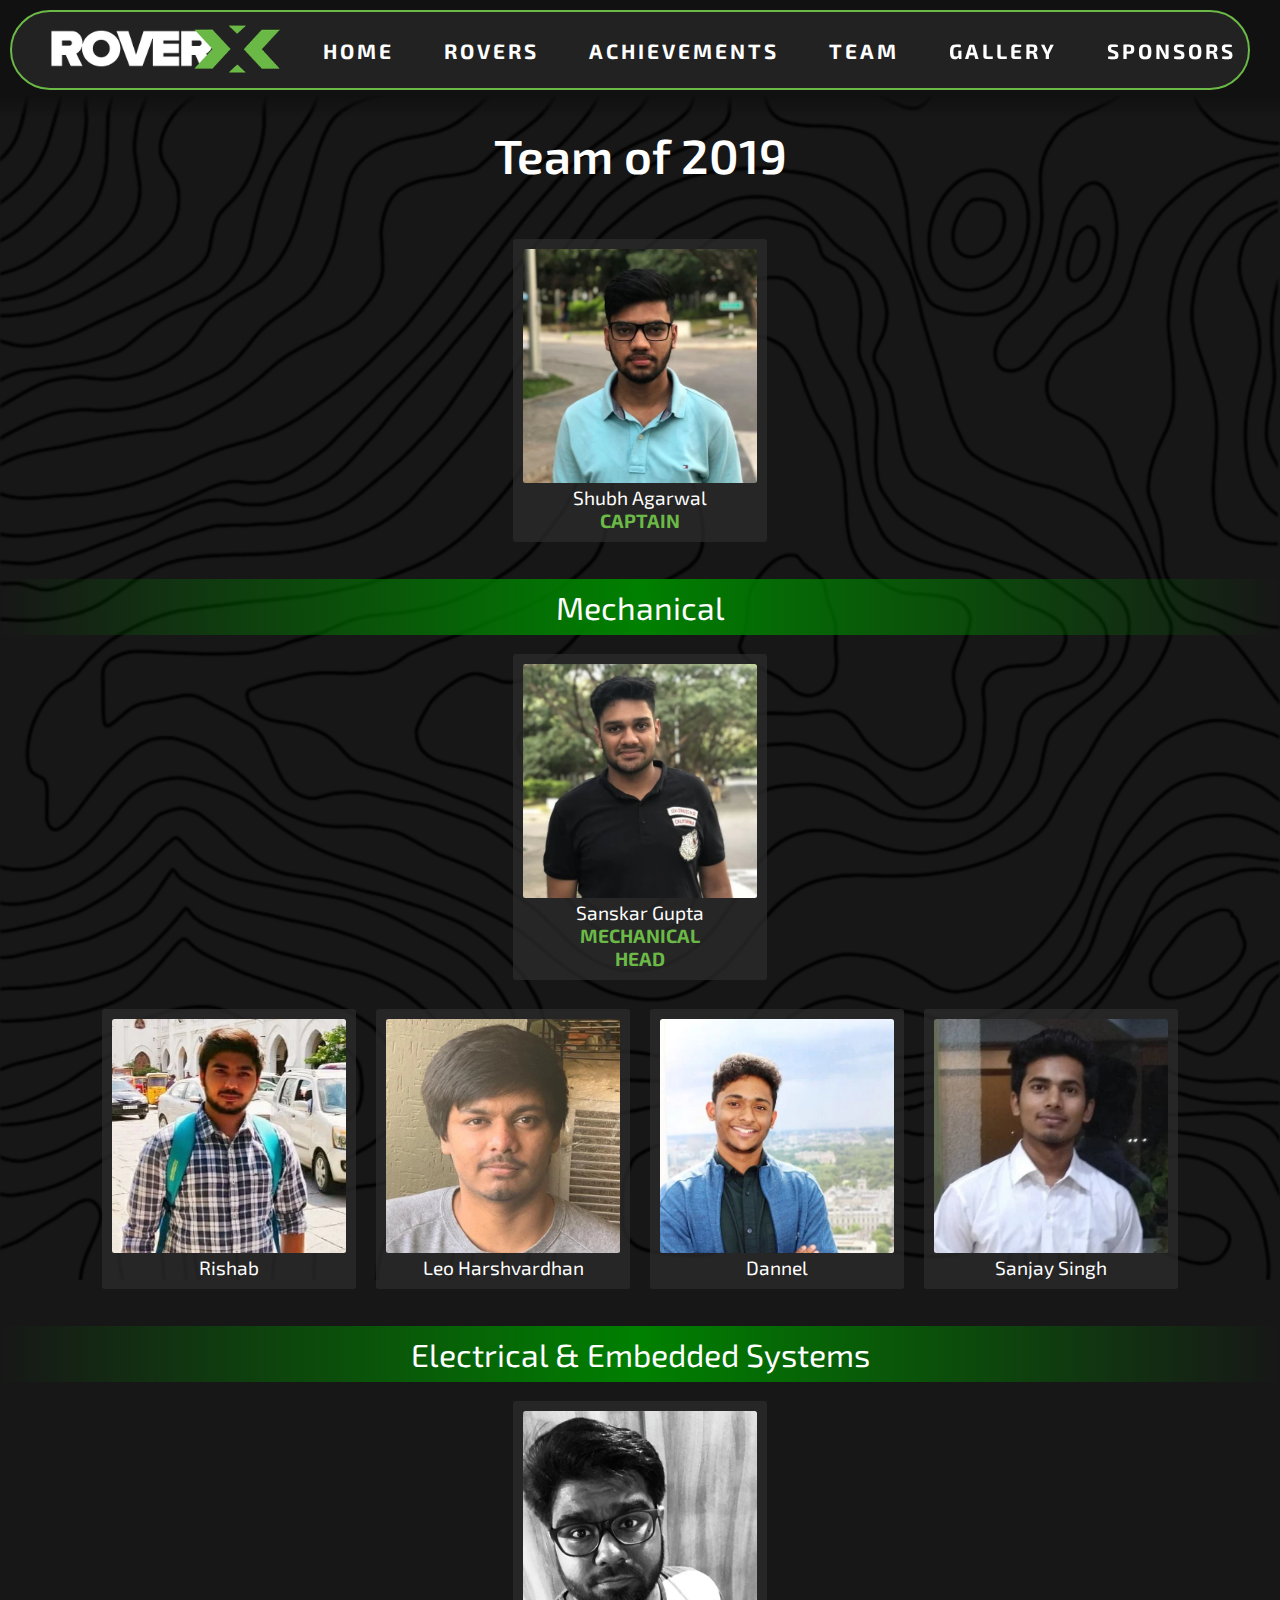
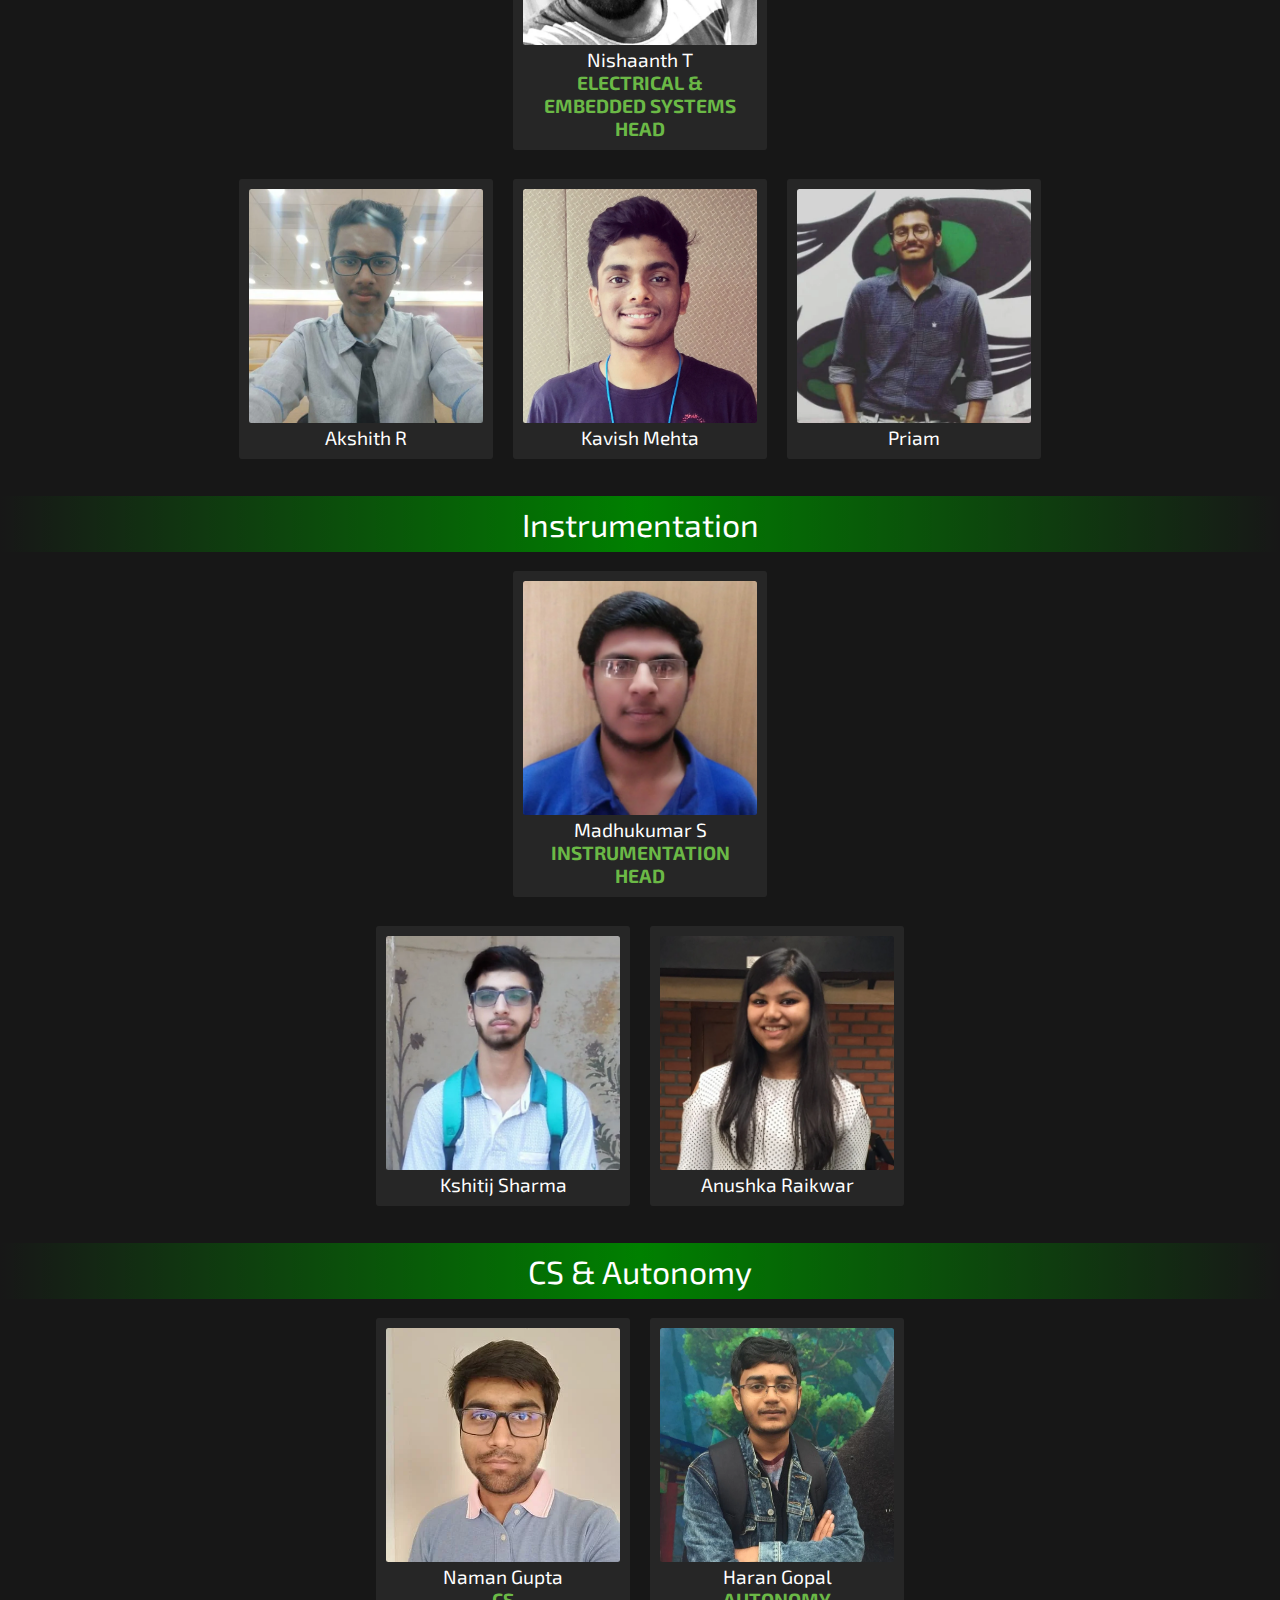
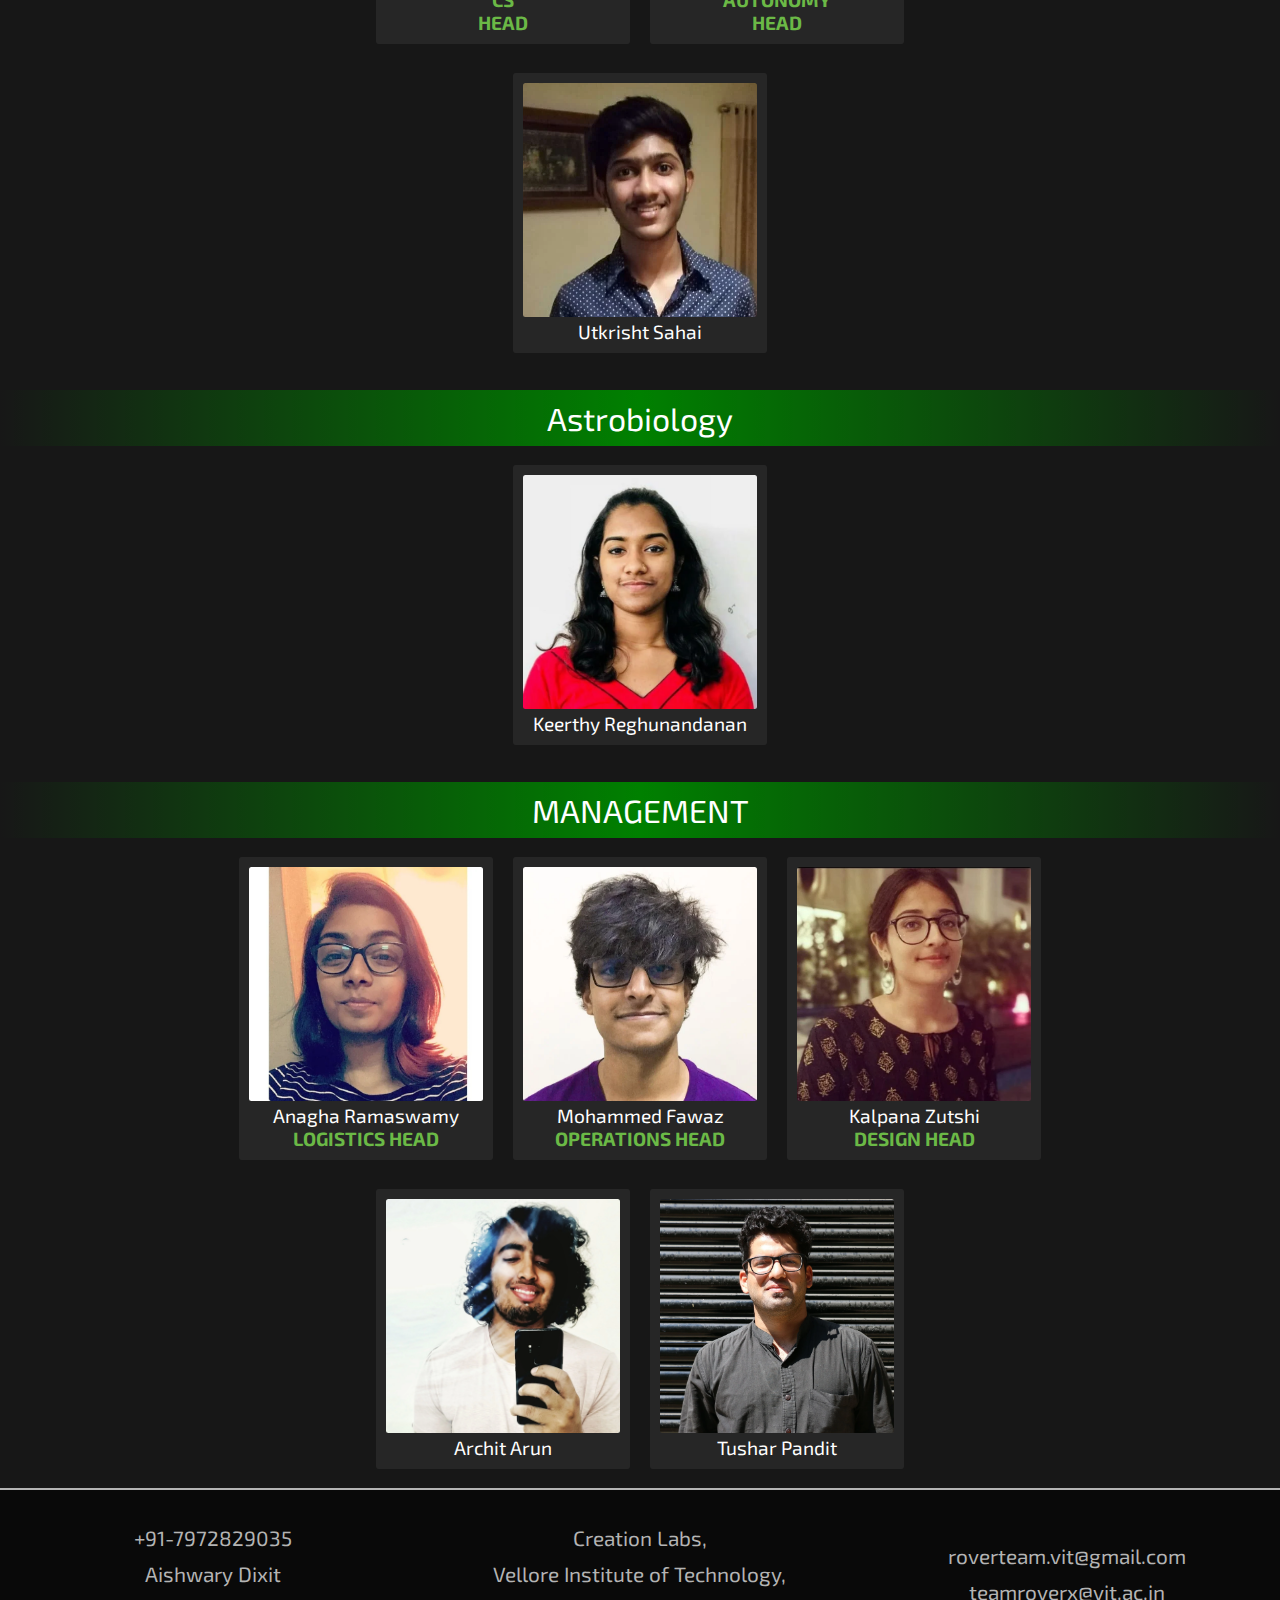
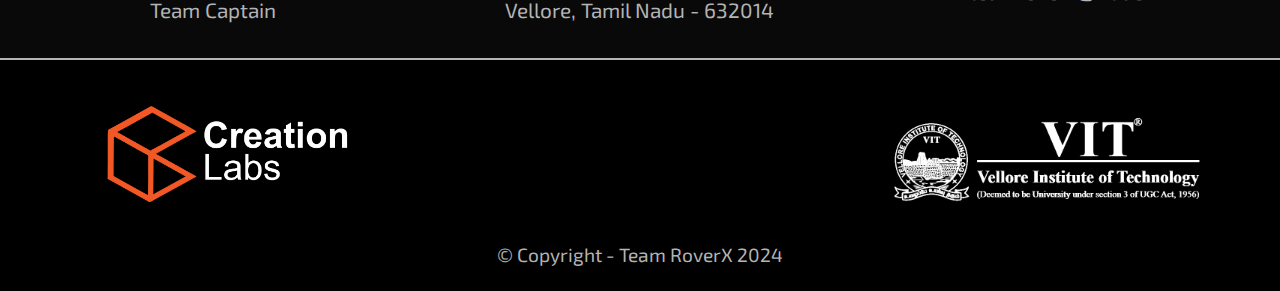
<file: team-2019.html>
<!DOCTYPE html>
<html lang="en">

<head>
    <meta charset="UTF-8">
    <meta name="viewport" content="width=device-width, initial-scale=1.0">
    <title>RoverX - Teams</title>
    <link rel="stylesheet" href="./css/style.css">
    <link rel="stylesheet" href="https://cdnjs.cloudflare.com/ajax/libs/font-awesome/6.6.0/css/all.min.css"
        integrity="sha512-Kc323vGBEqzTmouAECnVceyQqyqdsSiqLQISBL29aUW4U/M7pSPA/gEUZQqv1cwx4OnYxTxve5UMg5GT6L4JJg=="
        crossorigin="anonymous" referrerpolicy="no-referrer" />
    <link rel="stylesheet" href="./css/team.css">
    <link rel="stylesheet" href="./css/styleMobile.css">
    <link rel="icon" type="image/x-icon" href="/images/logos/X.png">
</head>

<body>
    <div id="header"></div>
    <div id="navbar"></div>
    <div class="team-title">Team of 2019</div>
    <div class="team-row">
        <div class="team-unit">
            <div>
                <img src="./images/teams/2019/Shubh Agarwal (CS).webp" alt="">
            </div>
            <div class="member-name">
                Shubh Agarwal
            </div>
            <div class="team-post">
                CAPTAIN
            </div>
        </div>
    </div>
    <div class="department-title">Mechanical</div>
    <div class="team-row">
        <div class="team-unit">
            <div>
                <img src="./images/teams/2019/Sanskar Gupta (Mechanical).webp" alt="">
            </div>
            <div class="member-name">
                Sanskar Gupta
            </div>
            <div class="team-post">
                MECHANICAL <br> HEAD
            </div>
        </div>
    </div>
    <div class="team-row">
        <div class="team-unit">
            <div>
                <img src="./images/teams/2019/Rishab.webp" alt="">
            </div>
            <div class="member-name">
                Rishab
            </div>
        </div>
        <div class="team-unit">
            <div>
                <img src="./images/teams/2019/Leo Harshvardhan.webp" alt="">
            </div>
            <div class="member-name">
                Leo Harshvardhan
            </div>
        </div>
        <div class="team-unit">
            <div>
                <img src="./images/teams/2019/Dannel.webp" alt="">
            </div>
            <div class="member-name">
                Dannel
            </div>
        </div>
        <div class="team-unit">
            <div>
                <img src="./images/teams/2019/Sanjay Singh.webp" alt="">
            </div>
            <div class="member-name">
                Sanjay Singh
            </div>
        </div>
    </div>
    <div class="department-title">Electrical & Embedded Systems</div>
    <div class="team-row">
        <div class="team-unit">
            <div>
                <img src="./images/teams/2019/Nishaanth T - Electrical.webp" alt="">
            </div>
            <div class="member-name">
                Nishaanth T
            </div>
            <div class="team-post">
                ELECTRICAL & <br> EMBEDDED SYSTEMS <br> HEAD
            </div>
        </div>
    </div>
    <div class="team-row">
        <div class="team-unit">
            <div>
                <img src="./images/teams/2019/Akshith R.webp" alt="">
            </div>
            <div class="member-name">
                Akshith R
            </div>
        </div>
        <div class="team-unit">
            <div>
                <img src="./images/teams/2019/Kavish Mehta.webp" alt="">
            </div>
            <div class="member-name">
                Kavish Mehta
            </div>
        </div>
        <div class="team-unit">
            <div>
                <img src="./images/teams/2019/priam.webp" alt="">
            </div>
            <div class="member-name">
                Priam
            </div>
        </div>
    </div>
    <div class="department-title">Instrumentation</div>
    <div class="team-row">
        <div class="team-unit">
            <div>
                <img src="./images/teams/2019/Madhukumar.s (Electrical).webp" alt="">
            </div>
            <div class="member-name">
                Madhukumar S
            </div>
            <div class="team-post">
                INSTRUMENTATION <br> HEAD
            </div>
        </div>
    </div>
    <div class="team-row">
        <div class="team-unit">
            <div>
                <img src="./images/teams/2019/Kshitij Sharma.webp" alt="">
            </div>
            <div class="member-name">
                Kshitij Sharma
            </div>
        </div>
        <div class="team-unit">
            <div>
                <img src="./images/teams/2019/Anushka Raikwar.webp" alt="">
            </div>
            <div class="member-name">
                Anushka Raikwar
            </div>
        </div>
    </div>
    <div class="department-title">CS & Autonomy</div>
    <div class="team-row">
        <div class="team-unit">
            <div>
                <img src="./images/teams/2019/Naman_Gupta(Electrical).webp" alt="">
            </div>
            <div class="member-name">
                Naman Gupta
            </div>
            <div class="team-post">
                CS <br> HEAD
            </div>
        </div>
        <div class="team-unit">
            <div>
                <img src="./images/teams/2019/Haran Gopal.webp" alt="">
            </div>
            <div class="member-name">
                Haran Gopal
            </div>
            <div class="team-post">
                AUTONOMY <br> HEAD
            </div>
        </div>
    </div>
    <div class="team-row">
        <div class="team-unit">
            <div>
                <img src="./images/teams/2019/Utkrisht Sahai.webp" alt="">
            </div>
            <div class="member-name">
                Utkrisht Sahai
            </div>
        </div>
    </div>
    <div class="department-title">Astrobiology</div>
    <div class="team-row">
        <div class="team-unit">
            <div>
                <img src="./images/teams/2019/Keerthy Reghunandanan (Science ).webp" alt="">
            </div>
            <div class="member-name">
                Keerthy Reghunandanan
            </div>
        </div>
    </div>
    <div class="department-title">MANAGEMENT</div>
    <div class="team-row">
        <div class="team-unit">
            <div>
                <img src="./images/teams/2019/Anagha Ramaswamy(Management).webp" alt="">
            </div>
            <div class="member-name">
                Anagha Ramaswamy
            </div>
            <div class="team-post">
                LOGISTICS HEAD
            </div>
        </div>
        <div class="team-unit">
            <div>
                <img src="./images/teams/2019/Mohammed Fawaz- Management.webp" alt="">
            </div>
            <div class="member-name">
                Mohammed Fawaz
            </div>
            <div class="team-post">
                OPERATIONS HEAD
            </div>
        </div>
        <div class="team-unit">
            <div>
                <img src="./images/teams/2019/Kalpana Zutshi.webp" alt="">
            </div>
            <div class="member-name">
                Kalpana Zutshi
            </div>
            <div class="team-post">
                DESIGN HEAD
            </div>
        </div>
    </div>
    <div class="team-row">
        <div class="team-unit">
            <div>
                <img src="./images/teams/2019/Archit Arun.webp" alt="">
            </div>
            <div class="member-name">
                Archit Arun
            </div>
        </div>
        <div class="team-unit">
            <div>
                <img src="./images/teams/2019/Tushar Pandit.webp" alt="">
            </div>
            <div class="member-name">
                Tushar Pandit
            </div>
        </div>
    </div>
    <div id="footer"></div>
    <script src="./script.js"></script>
</body>

</html>
</file>
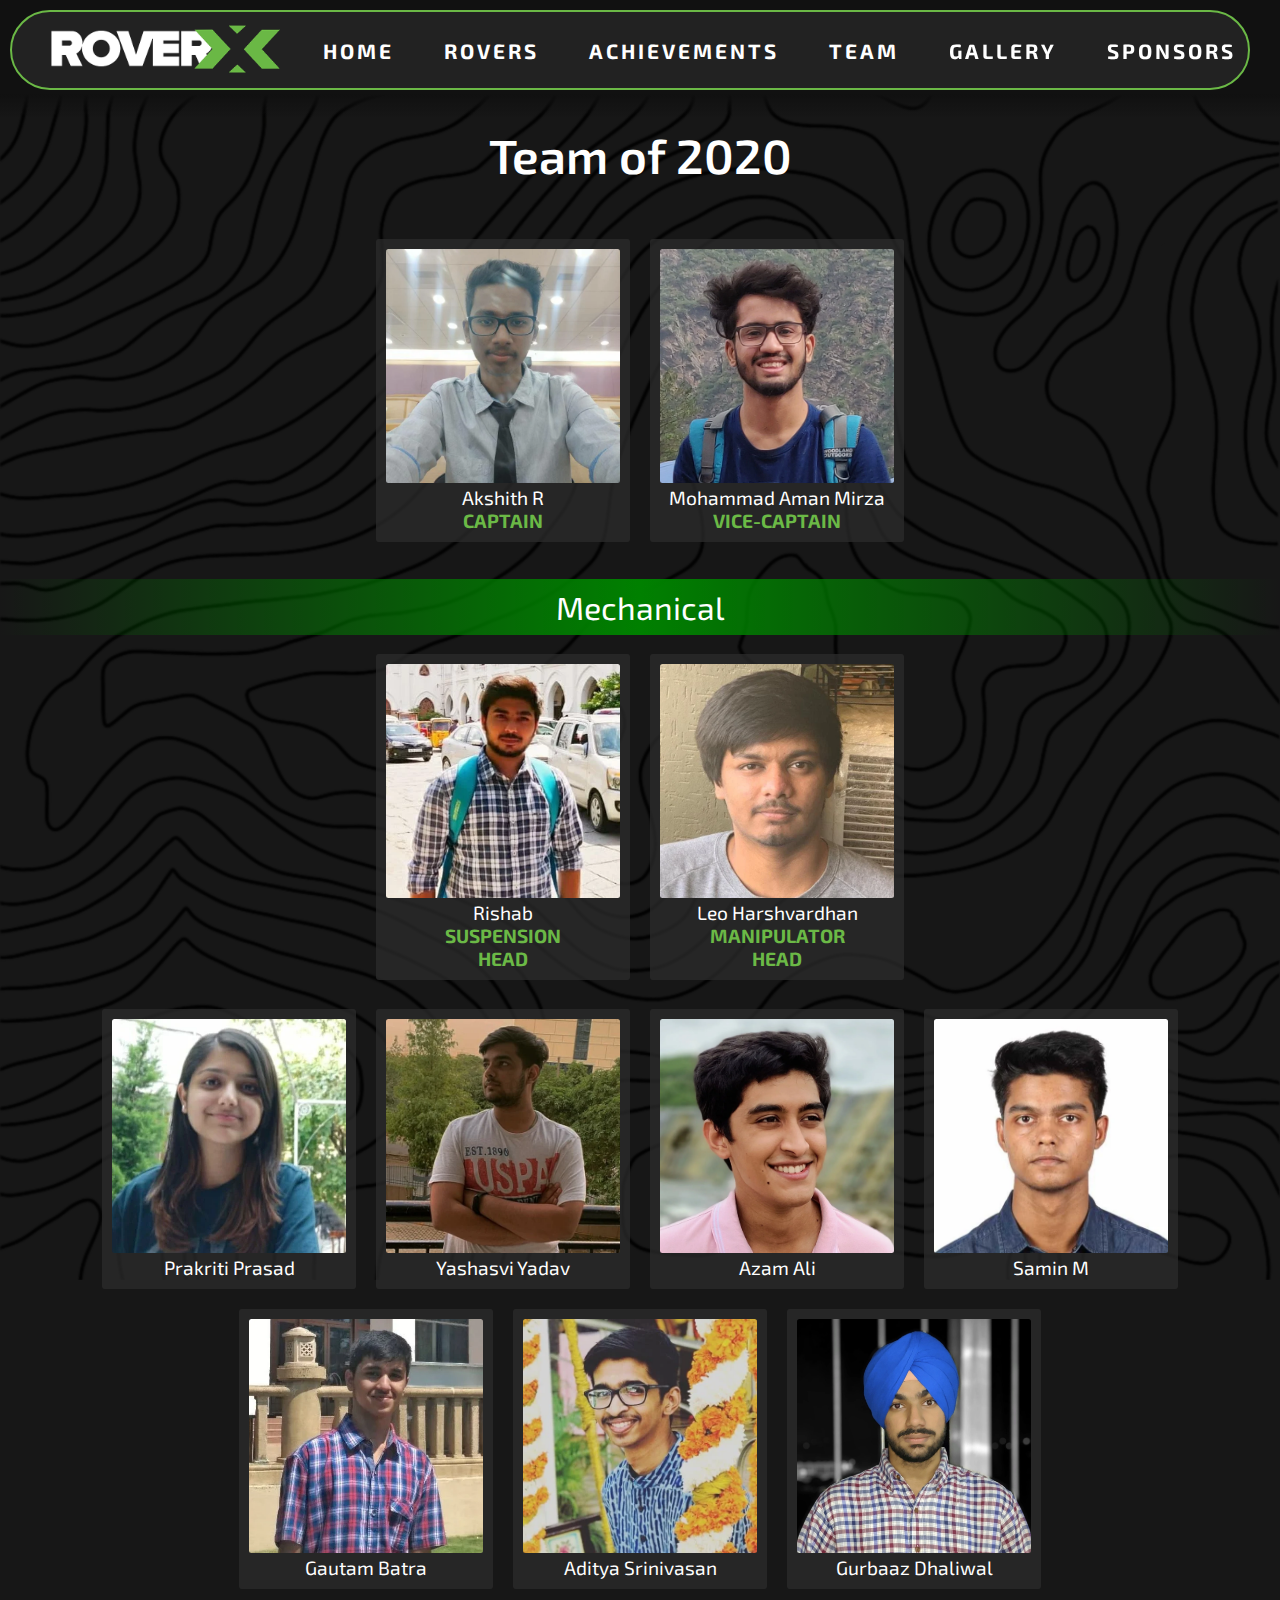
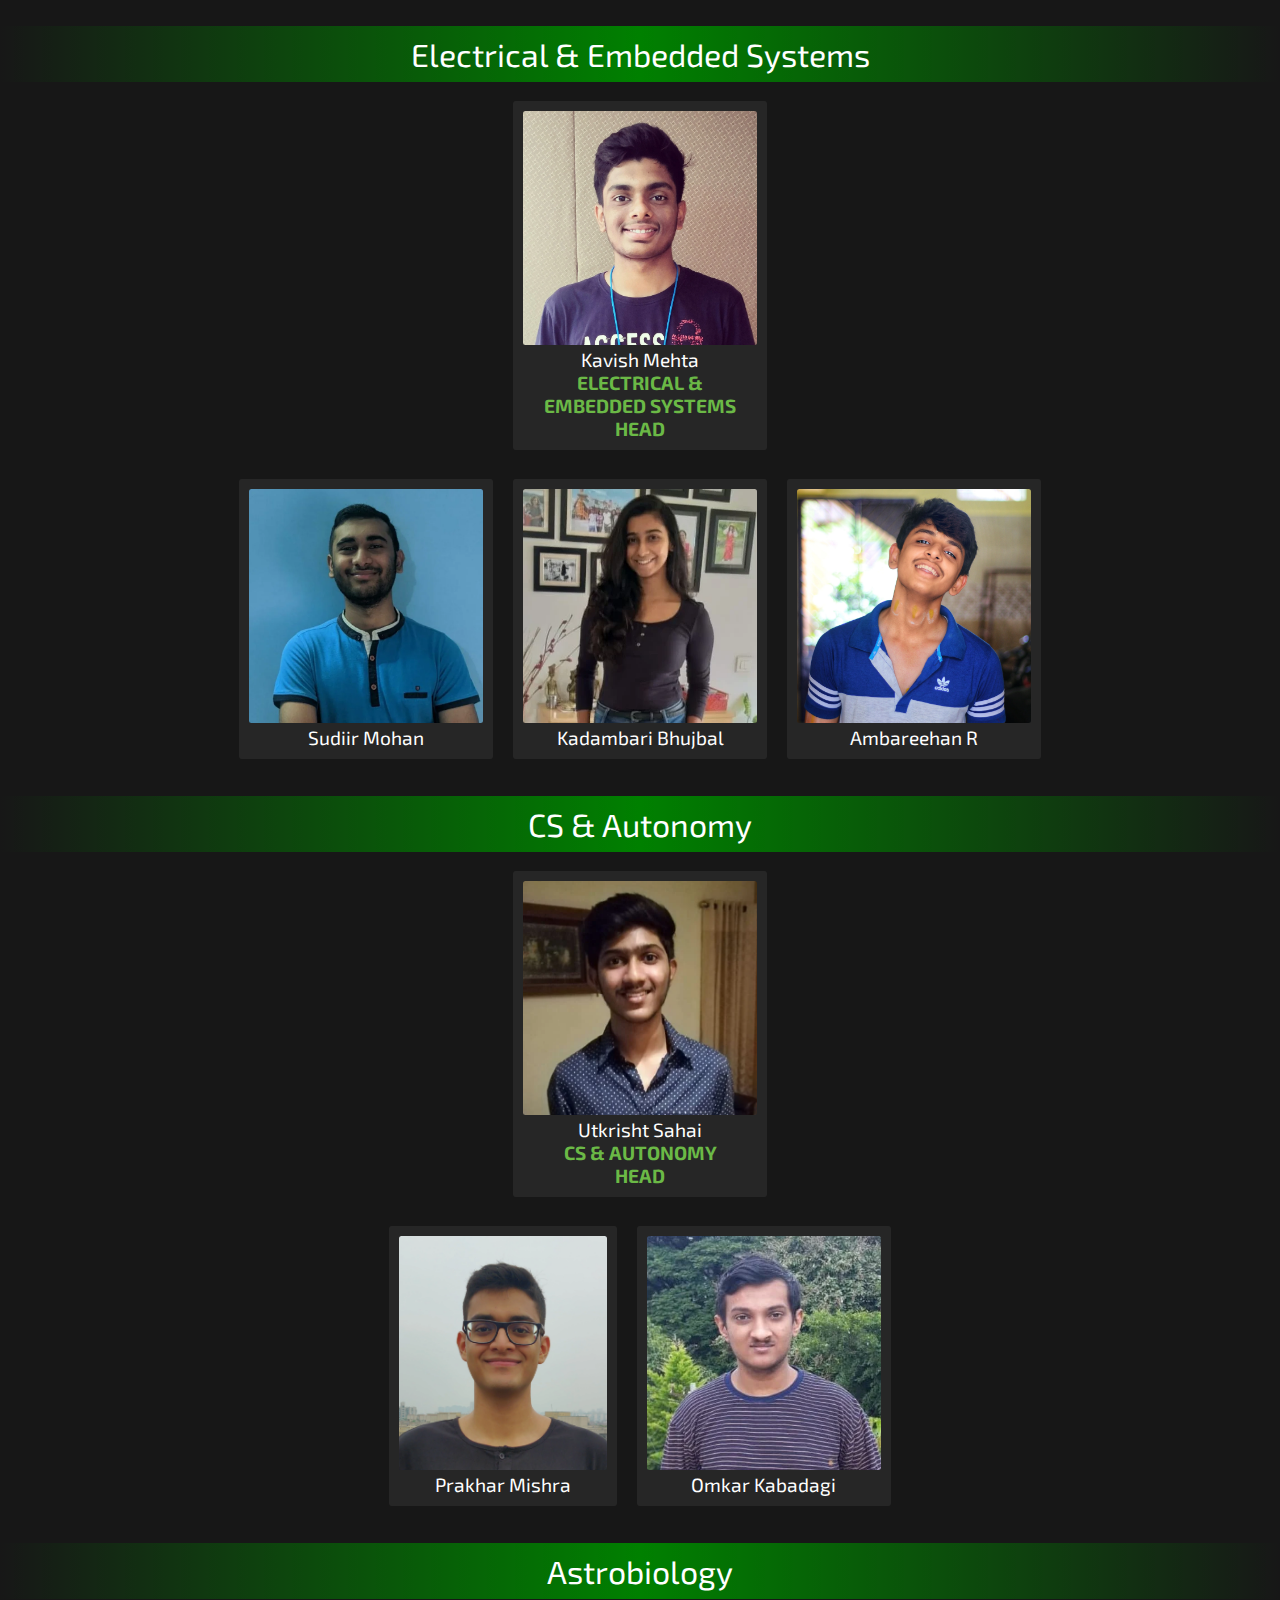
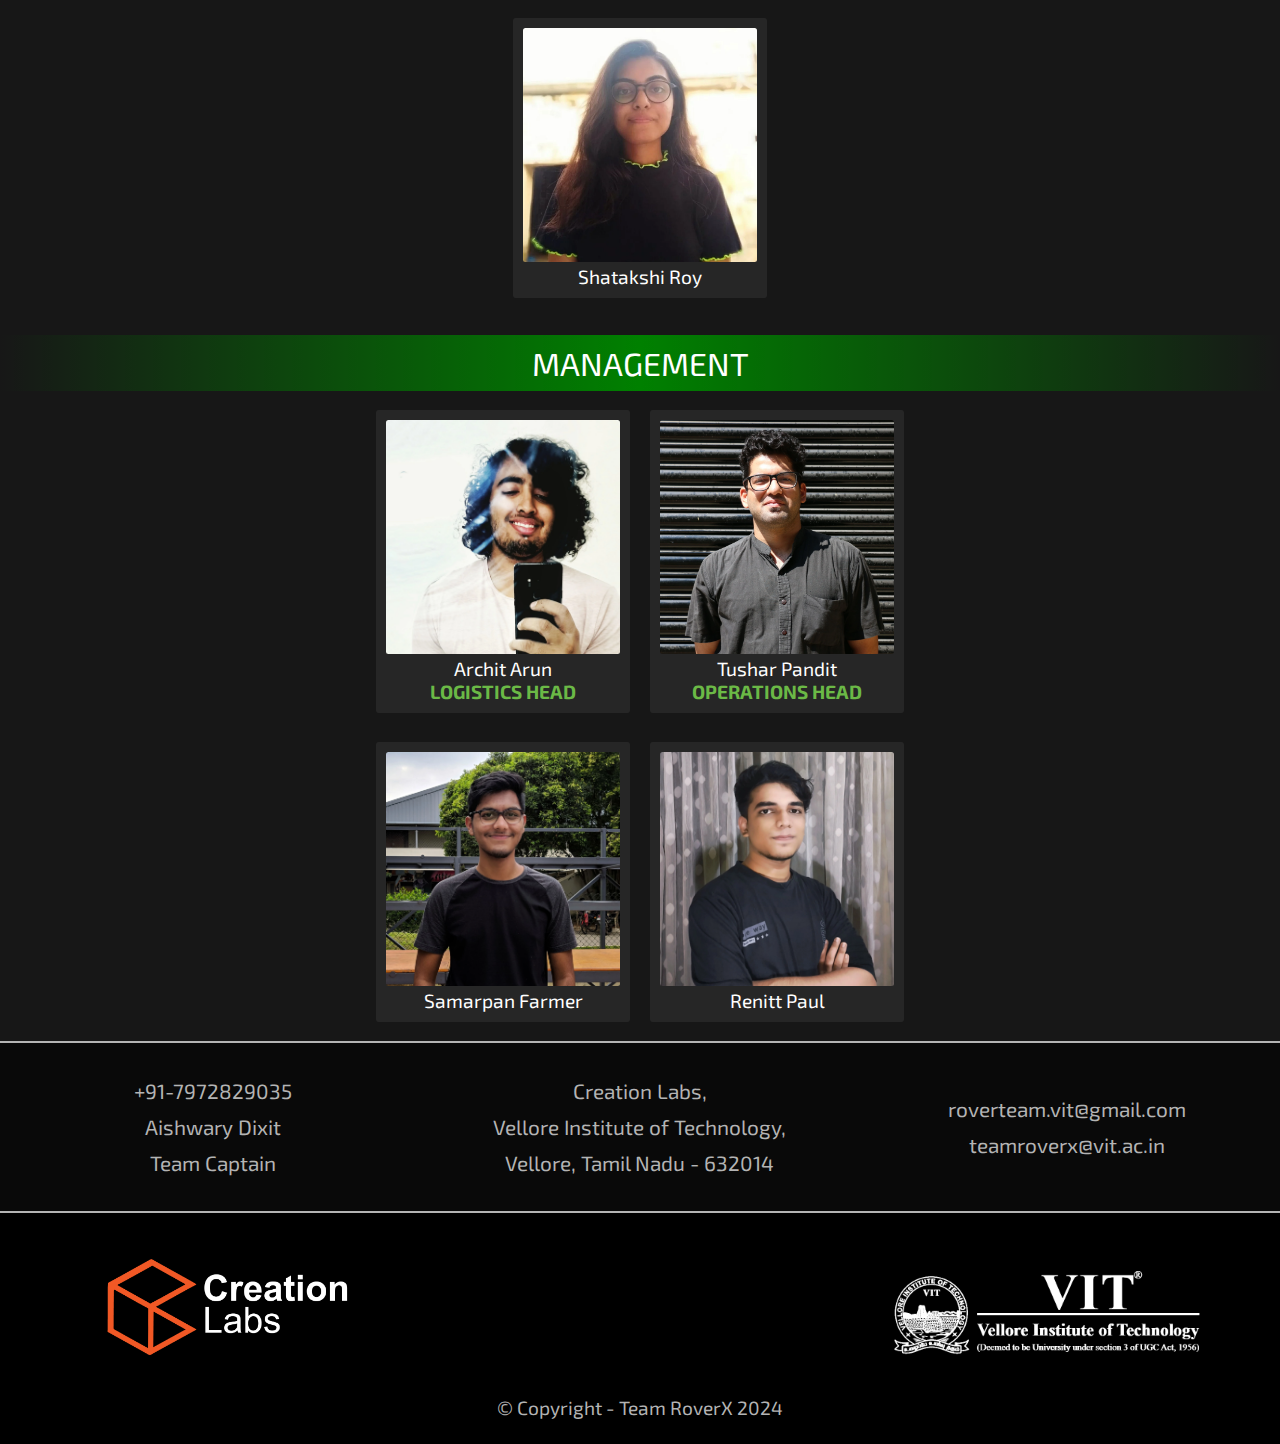
<file: team-2020.html>
<!DOCTYPE html>
<html lang="en">

<head>
    <meta charset="UTF-8">
    <meta name="viewport" content="width=device-width, initial-scale=1.0">
    <title>RoverX - Teams</title>
    <link rel="stylesheet" href="./css/style.css">
    <link rel="stylesheet" href="https://cdnjs.cloudflare.com/ajax/libs/font-awesome/6.6.0/css/all.min.css"
        integrity="sha512-Kc323vGBEqzTmouAECnVceyQqyqdsSiqLQISBL29aUW4U/M7pSPA/gEUZQqv1cwx4OnYxTxve5UMg5GT6L4JJg=="
        crossorigin="anonymous" referrerpolicy="no-referrer" />
    <link rel="stylesheet" href="./css/team.css">
    <link rel="stylesheet" href="./css/styleMobile.css">
    <link rel="icon" type="image/x-icon" href="/images/logos/X.png">
</head>

<body>
    <div id="header"></div>
    <div id="navbar"></div>
    <div class="team-title">Team of 2020</div>
    <div class="team-row">
        <div class="team-unit">
            <div>
                <img src="./images/teams/2020/Akshith R.webp" alt="">
            </div>
            <div class="member-name">
                Akshith R
            </div>
            <div class="team-post">
                CAPTAIN
            </div>
        </div>
        <div class="team-unit">
            <div>
                <img src="./images/teams/2020/Mohammad Aman Mirza.webp" alt="">
            </div>
            <div class="member-name">
                Mohammad Aman Mirza
            </div>
            <div class="team-post">
                VICE-CAPTAIN
            </div>
        </div>
    </div>
    <div class="department-title">Mechanical</div>
    <div class="team-row">
        <div class="team-unit">
            <div>
                <img src="./images/teams/2020/Rishab.webp" alt="">
            </div>
            <div class="member-name">
                Rishab
            </div>
            <div class="team-post">
                SUSPENSION <br> HEAD
            </div>
        </div>
        <div class="team-unit">
            <div>
                <img src="./images/teams/2020/Leo Harshvardhan.webp" alt="">
            </div>
            <div class="member-name">
                Leo Harshvardhan
            </div>
            <div class="team-post">
                MANIPULATOR <br> HEAD
            </div>
        </div>
    </div>
    <div class="team-row">
        <div class="team-unit">
            <div>
                <img src="./images/teams/2020/Prakriti Prasad New.webp" alt="">
            </div>
            <div class="member-name">
                Prakriti Prasad
            </div>
        </div>
        <div class="team-unit">
            <div>
                <img src="./images/teams/2020/Yashasvi Yadav.webp" alt="">
            </div>
            <div class="member-name">
                Yashasvi Yadav
            </div>
        </div>
        <div class="team-unit">
            <div>
                <img src="./images/teams/2020/Azam Ali New.webp" alt="">
            </div>
            <div class="member-name">
                Azam Ali
            </div>
        </div>
        <div class="team-unit">
            <div>
                <img src="./images/teams/2020/Samin M.webp" alt="">
            </div>
            <div class="member-name">
                Samin M
            </div>
        </div>
        <div class="team-unit">
            <div>
                <img src="./images/teams/2020/Gautam Batra.webp" alt="">
            </div>
            <div class="member-name">
                Gautam Batra
            </div>
        </div>
        <div class="team-unit">
            <div>
                <img src="./images/teams/2020/Aditya Srinivasan.webp" alt="">
            </div>
            <div class="member-name">
                Aditya Srinivasan
            </div>
        </div>
        <div class="team-unit">
            <div>
                <img src="./images/teams/2020/Gurbaaz Dhaliwal.webp" alt="">
            </div>
            <div class="member-name">
                Gurbaaz Dhaliwal
            </div>
        </div>
    </div>
    <div class="department-title">Electrical & Embedded Systems</div>
    <div class="team-row">
        <div class="team-unit">
            <div>
                <img src="./images/teams/2020/Kavish Mehta.webp" alt="">
            </div>
            <div class="member-name">
                Kavish Mehta
            </div>
            <div class="team-post">
                ELECTRICAL & <br> EMBEDDED SYSTEMS <br> HEAD
            </div>
        </div>
    </div>
    <div class="team-row">
        <div class="team-unit">
            <div>
                <img src="./images/teams/2020/Sudiir Mohan New.webp" alt="">
            </div>
            <div class="member-name">
                Sudiir Mohan
            </div>
        </div>
        <div class="team-unit">
            <div>
                <img src="./images/teams/2020/Kadambari Bhujbal.webp" alt="">
            </div>
            <div class="member-name">
                Kadambari Bhujbal
            </div>
        </div>
        <div class="team-unit">
            <div>
                <img src="./images/teams/2020/Ambareehan R.webp" alt="">
            </div>
            <div class="member-name">
                Ambareehan R
            </div>
        </div>
    </div>
    <div class="department-title">CS & Autonomy</div>
    <div class="team-row">
        <div class="team-unit">
            <div>
                <img src="./images/teams/2020/Utkrisht Sahai.webp" alt="">
            </div>
            <div class="member-name">
                Utkrisht Sahai
            </div>
            <div class="team-post">
                CS & AUTONOMY <br> HEAD
            </div>
        </div>
    </div>
    <div class="team-row">
        <div class="team-unit">
            <div>
                <img src="./images/teams/2020/Prakhar Mishra New.webp" alt="">
            </div>
            <div class="member-name">
                Prakhar Mishra
            </div>
        </div>
        <div class="team-unit">
            <div>
                <img src="./images/teams/2020/Omkar Kabadagi New.webp" alt="">
            </div>
            <div class="member-name">
                Omkar Kabadagi
            </div>
        </div>
    </div>
    <div class="department-title">Astrobiology</div>
    <div class="team-row">
        <div class="team-unit">
            <div>
                <img src="./images/teams/2020/Shatakshi Roy New.webp" alt="">
            </div>
            <div class="member-name">
                Shatakshi Roy
            </div>
        </div>
    </div>
    <div class="department-title">MANAGEMENT</div>
    <div class="team-row">
        <div class="team-unit">
            <div>
                <img src="./images/teams/2020/Archit Arun.webp" alt="">
            </div>
            <div class="member-name">
                Archit Arun
            </div>
            <div class="team-post">
                LOGISTICS HEAD
            </div>
        </div>
        <div class="team-unit">
            <div>
                <img src="./images/teams/2020/Tushar Pandit.webp" alt="">
            </div>
            <div class="member-name">
                Tushar Pandit
            </div>
            <div class="team-post">
                OPERATIONS HEAD
            </div>
        </div>
    </div>
    <div class="team-row">
        <div class="team-unit">
            <div>
                <img src="./images/teams/2020/Samarpan Farmer.webp" alt="">
            </div>
            <div class="member-name">
                Samarpan Farmer
            </div>
        </div>
        <div class="team-unit">
            <div>
                <img src="./images/teams/2020/Renitt Paul New.webp" alt="">
            </div>
            <div class="member-name">
                Renitt Paul
            </div>
        </div>
    </div>
    <div id="footer"></div>
    <script src="./script.js"></script>
</body>

</html>
</file>
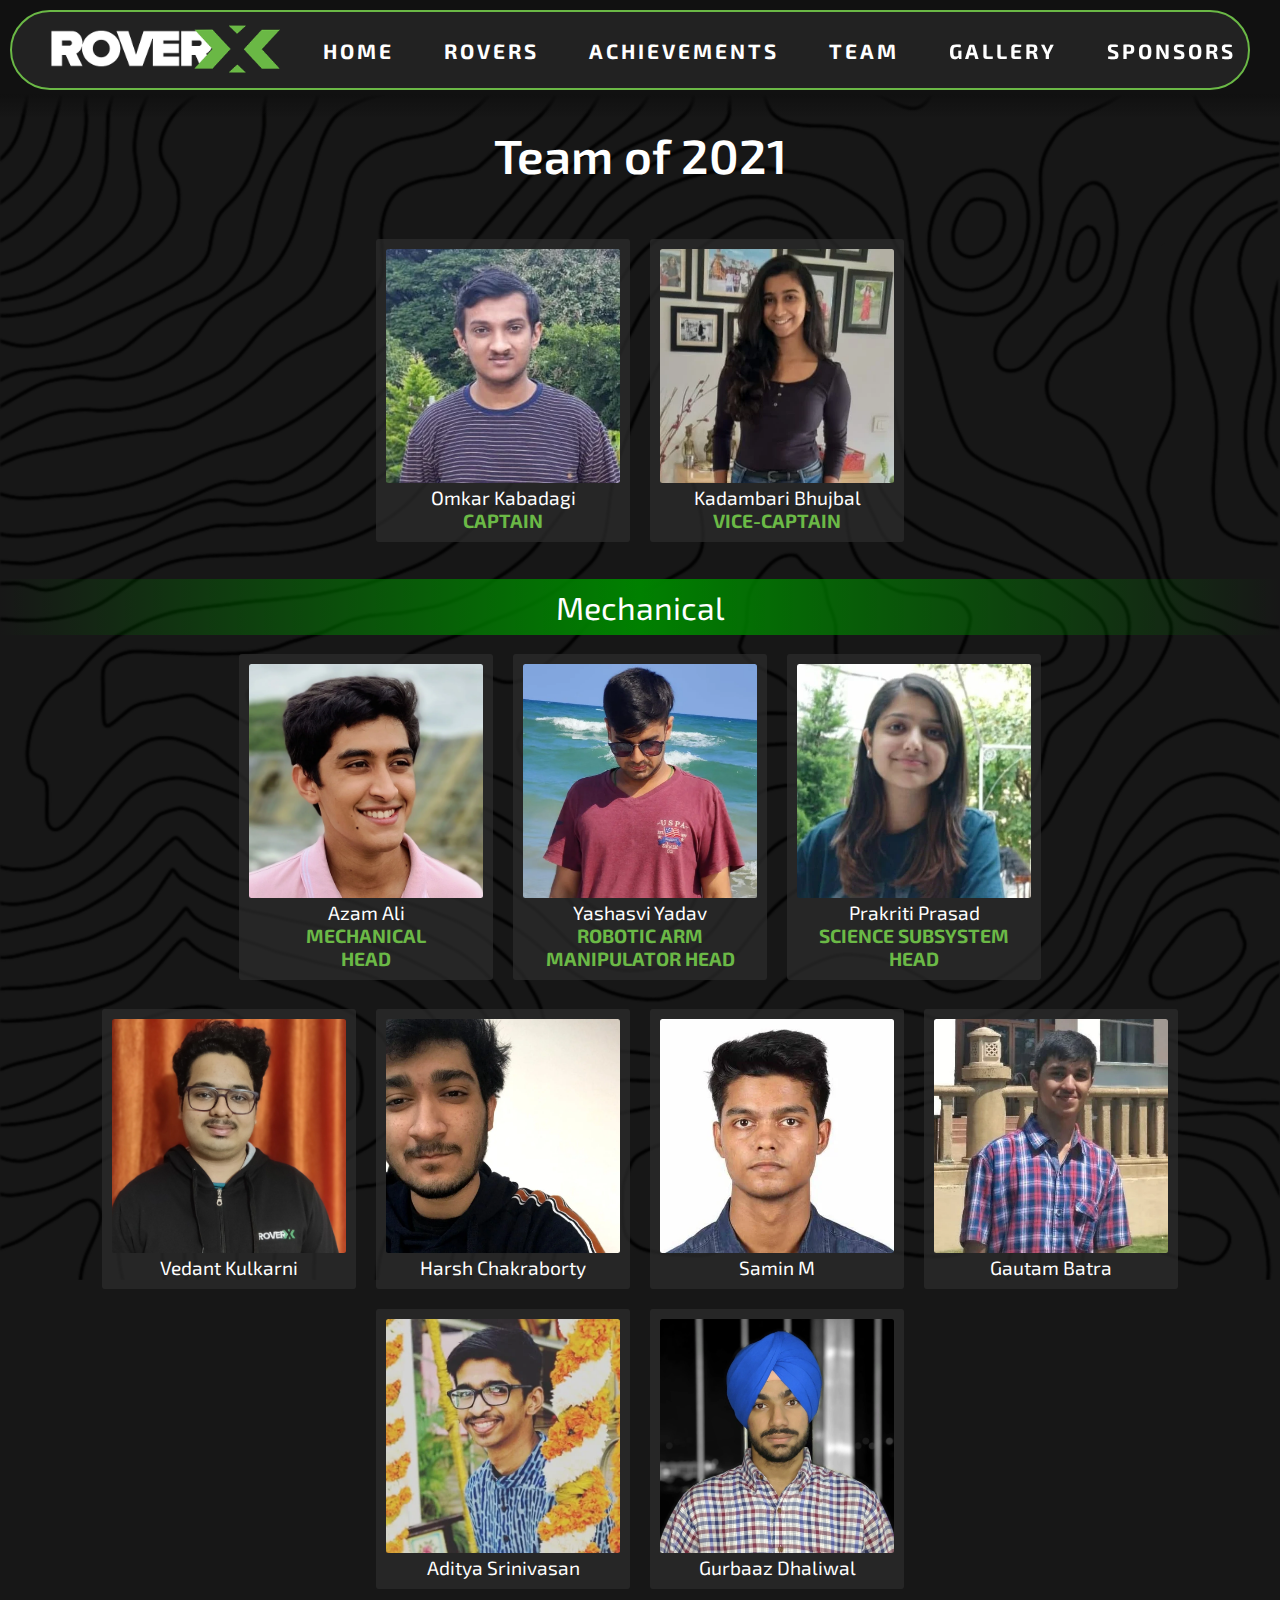
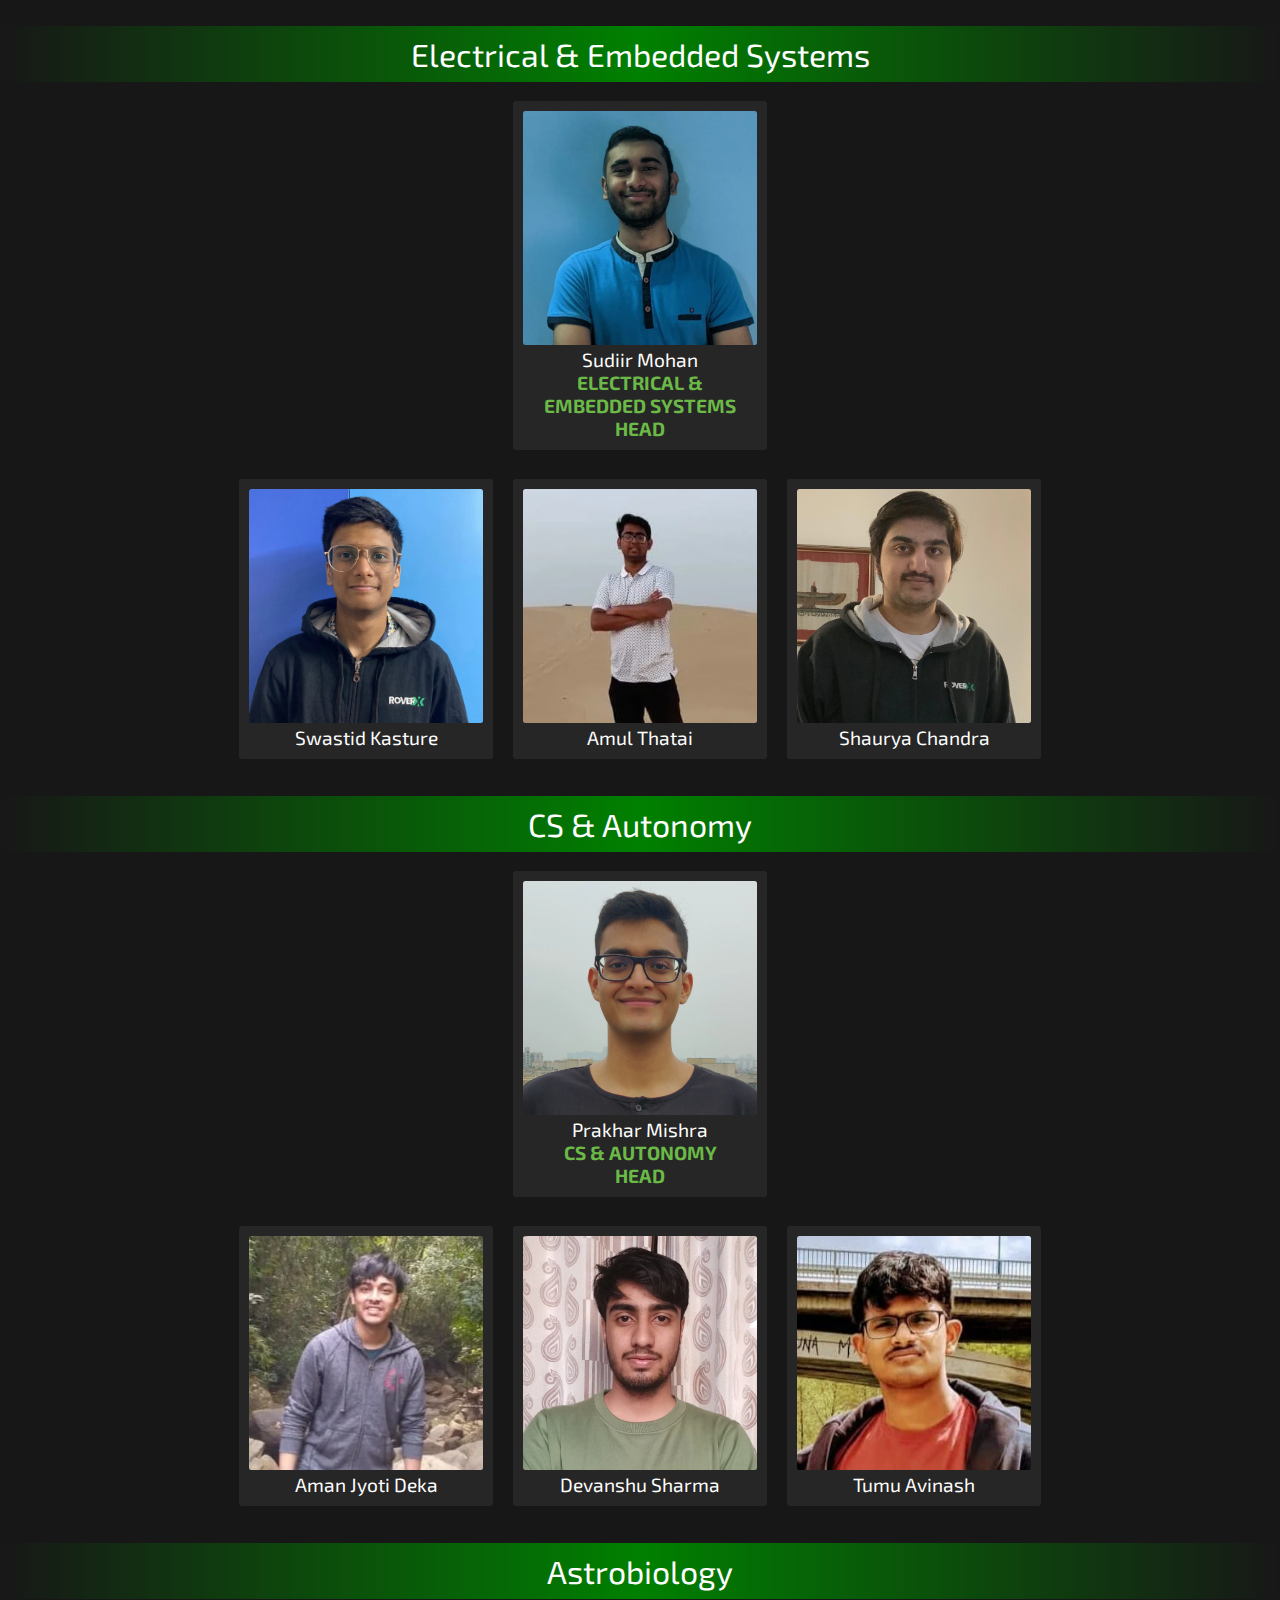
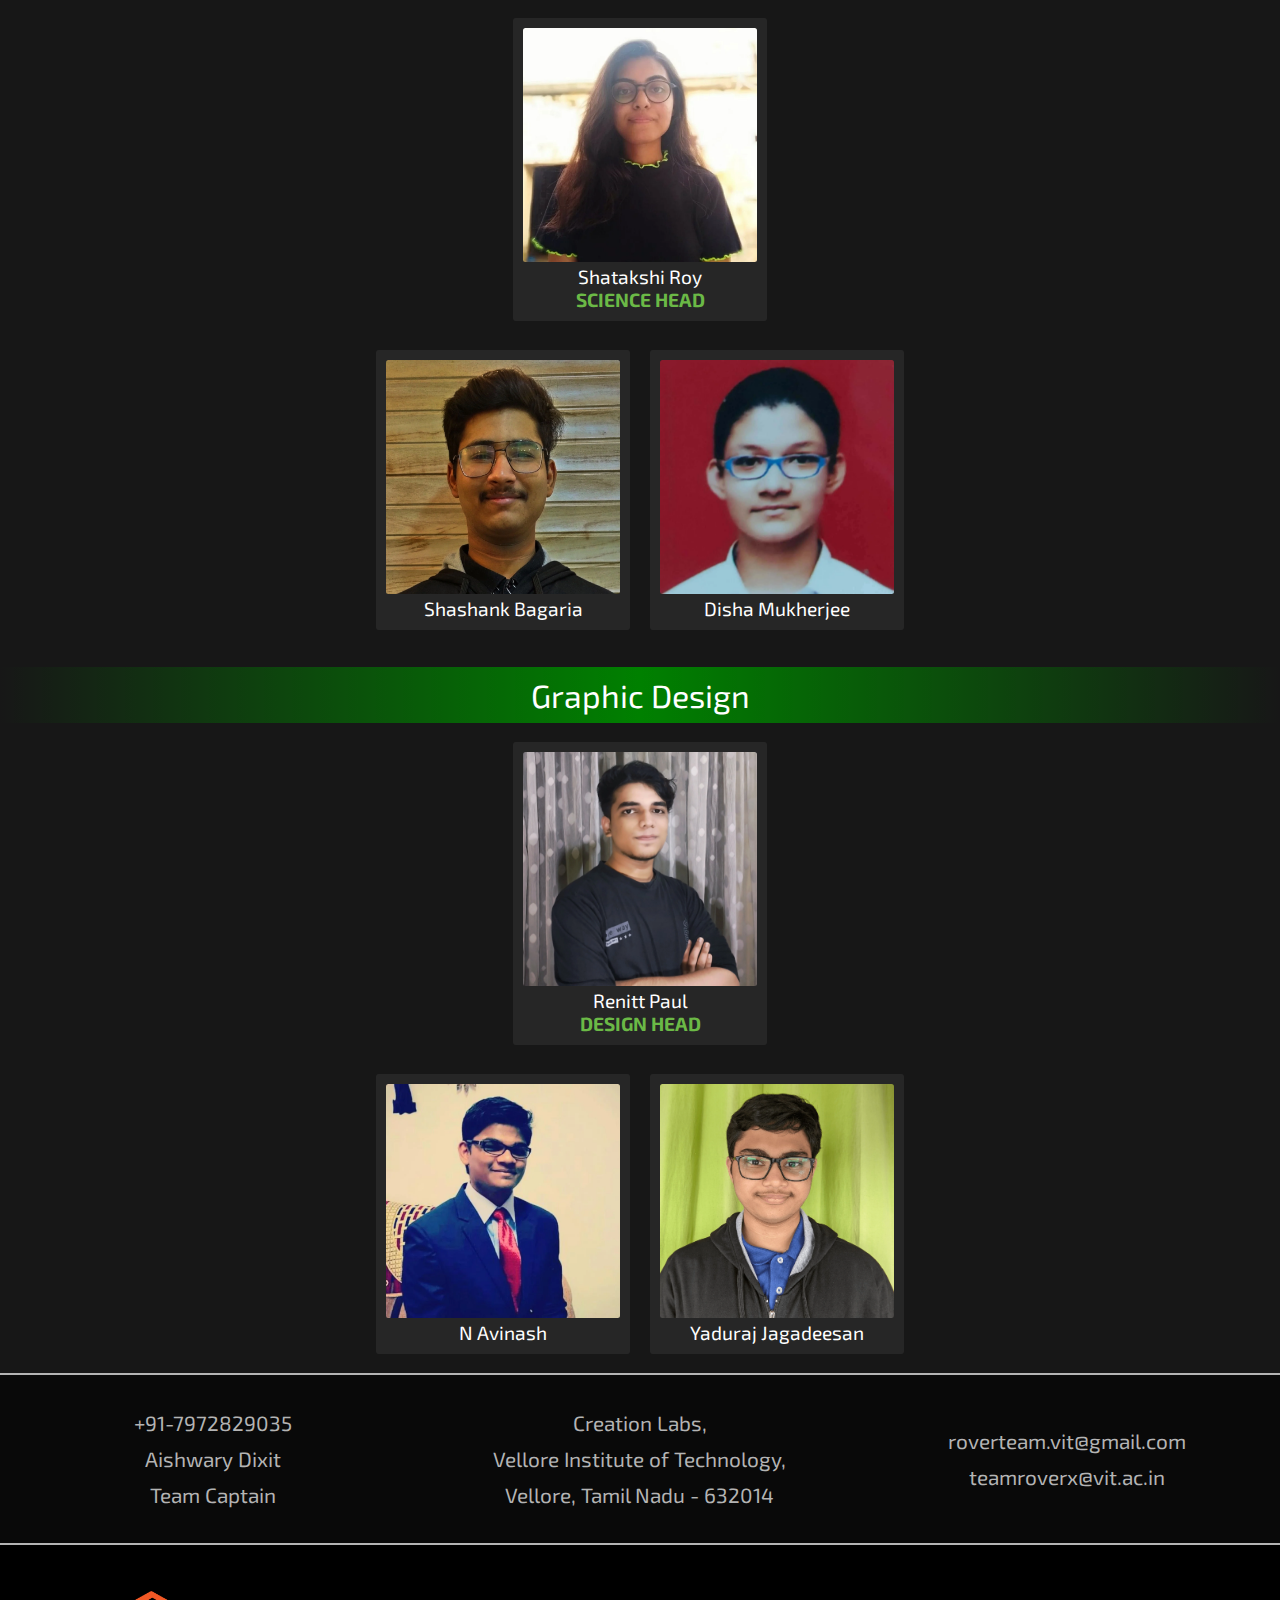
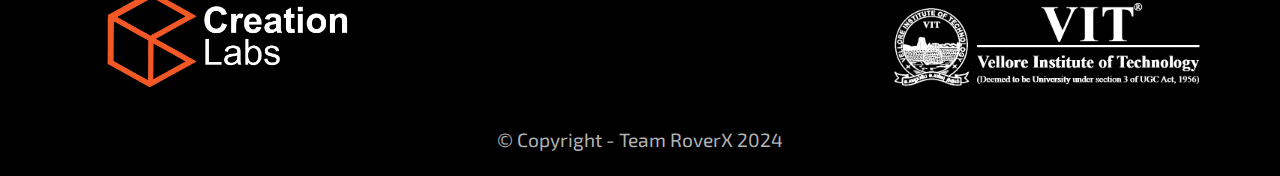
<file: team-2021.html>
<!DOCTYPE html>
<html lang="en">

<head>
    <meta charset="UTF-8">
    <meta name="viewport" content="width=device-width, initial-scale=1.0">
    <title>RoverX - Teams</title>
    <link rel="stylesheet" href="./css/style.css">
    <link rel="stylesheet" href="https://cdnjs.cloudflare.com/ajax/libs/font-awesome/6.6.0/css/all.min.css"
        integrity="sha512-Kc323vGBEqzTmouAECnVceyQqyqdsSiqLQISBL29aUW4U/M7pSPA/gEUZQqv1cwx4OnYxTxve5UMg5GT6L4JJg=="
        crossorigin="anonymous" referrerpolicy="no-referrer" />
    <link rel="stylesheet" href="./css/team.css">
    <link rel="stylesheet" href="./css/styleMobile.css">
    <link rel="icon" type="image/x-icon" href="/images/logos/X.png">
</head>

<body>
    <div id="header"></div>
    <div id="navbar"></div>
    <div class="team-title">Team of 2021</div>
    <div class="team-row">
        <div class="team-unit">
            <div>
                <img src="./images/teams/2021/Omkar Kabadagi New.webp" alt="">
            </div>
            <div class="member-name">
                Omkar Kabadagi
            </div>
            <div class="team-post">
                CAPTAIN
            </div>
        </div>
        <div class="team-unit">
            <div>
                <img src="./images/teams/2021/Kadambari Bhujbal.webp" alt="">
            </div>
            <div class="member-name">
                Kadambari Bhujbal
            </div>
            <div class="team-post">
                VICE-CAPTAIN
            </div>
        </div>
    </div>
    <div class="department-title">Mechanical</div>
    <div class="team-row">
        <div class="team-unit">
            <div>
                <img src="./images/teams/2021/Azam Ali New.webp" alt="">
            </div>
            <div class="member-name">
                Azam Ali
            </div>
            <div class="team-post">
                MECHANICAL <br> HEAD
            </div>
        </div>
        <div class="team-unit">
            <div>
                <img src="./images/teams/2021/Yashasvi Yadav New.webp" alt="">
            </div>
            <div class="member-name">
                Yashasvi Yadav
            </div>
            <div class="team-post">
                ROBOTIC ARM <br> MANIPULATOR HEAD
            </div>
        </div>
        <div class="team-unit">
            <div>
                <img src="./images/teams/2021/Prakriti Prasad New.webp" alt="">
            </div>
            <div class="member-name">
                Prakriti Prasad
            </div>
            <div class="team-post">
                SCIENCE SUBSYSTEM <br> HEAD
            </div>
        </div>
    </div>
    <div class="team-row">
        <div class="team-unit">
            <div>
                <img src="./images/teams/2021/Vedant Kulkarni.webp" alt="">
            </div>
            <div class="member-name">
                Vedant Kulkarni
            </div>
        </div>
        <div class="team-unit">
            <div>
                <img src="./images/teams/2021/Harsh Chakraborty.webp" alt="">
            </div>
            <div class="member-name">
                Harsh Chakraborty
            </div>
        </div>
        <div class="team-unit">
            <div>
                <img src="./images/teams/2021/Samin M.webp" alt="">
            </div>
            <div class="member-name">
                Samin M
            </div>
        </div>
        <div class="team-unit">
            <div>
                <img src="./images/teams/2021/Gautam Batra.webp" alt="">
            </div>
            <div class="member-name">
                Gautam Batra
            </div>
        </div>
        <div class="team-unit">
            <div>
                <img src="./images/teams/2021/Aditya Srinivasan.webp" alt="">
            </div>
            <div class="member-name">
                Aditya Srinivasan
            </div>
        </div>
        <div class="team-unit">
            <div>
                <img src="./images/teams/2021/Gurbaaz Dhaliwal.webp" alt="">
            </div>
            <div class="member-name">
                Gurbaaz Dhaliwal
            </div>
        </div>
    </div>
    <div class="department-title">Electrical & Embedded Systems</div>
    <div class="team-row">
        <div class="team-unit">
            <div>
                <img src="./images/teams/2021/Sudiir Mohan New.webp" alt="">
            </div>
            <div class="member-name">
                Sudiir Mohan
            </div>
            <div class="team-post">
                ELECTRICAL & <br> EMBEDDED SYSTEMS <br> HEAD
            </div>
        </div>
    </div>
    <div class="team-row">
        <div class="team-unit">
            <div>
                <img src="./images/teams/2021/Swastid Kasture.webp" alt="">
            </div>
            <div class="member-name">
                Swastid Kasture
            </div>
        </div>
        <div class="team-unit">
            <div>
                <img src="./images/teams/2021/Amul Thatai.webp" alt="">
            </div>
            <div class="member-name">
                Amul Thatai
            </div>
        </div>
        <div class="team-unit">
            <div>
                <img src="./images/teams/2021/Shaurya Chandra.webp" alt="">
            </div>
            <div class="member-name">
                Shaurya Chandra
            </div>
        </div>
    </div>
    <div class="department-title">CS & Autonomy</div>
    <div class="team-row">
        <div class="team-unit">
            <div>
                <img src="./images/teams/2021/Prakhar Mishra New.webp" alt="">
            </div>
            <div class="member-name">
                Prakhar Mishra
            </div>
            <div class="team-post">
                CS & AUTONOMY <br> HEAD
            </div>
        </div>
    </div>
    <div class="team-row">
        <div class="team-unit">
            <div>
                <img src="./images/teams/2021/Aman Jyoti Deka.webp" alt="">
            </div>
            <div class="member-name">
                Aman Jyoti Deka
            </div>
        </div>
        <div class="team-unit">
            <div>
                <img src="./images/teams/2021/Devanshu Sharma.webp" alt="">
            </div>
            <div class="member-name">
                Devanshu Sharma
            </div>
        </div>
        <div class="team-unit">
            <div>
                <img src="./images/teams/2021/Tumu Avinash.webp" alt="">
            </div>
            <div class="member-name">
                Tumu Avinash
            </div>
        </div>
    </div>
    <div class="department-title">Astrobiology</div>
    <div class="team-row">
        <div class="team-unit">
            <div>
                <img src="./images/teams/2021/Shatakshi Roy New.webp" alt="">
            </div>
            <div class="member-name">
                Shatakshi Roy
            </div>
            <div class="team-post">
                SCIENCE HEAD
            </div>
        </div>
    </div>
    <div class="team-row">
        <div class="team-unit">
            <div>
                <img src="./images/teams/2021/Shashank Bagaria.webp" alt="">
            </div>
            <div class="member-name">
                Shashank Bagaria
            </div>
        </div>
        <div class="team-unit">
            <div>
                <img src="./images/teams/2021/Disha Mukherjee.webp" alt="">
            </div>
            <div class="member-name">
                Disha Mukherjee
            </div>
        </div>
    </div>
    <div class="department-title">Graphic Design</div>
    <div class="team-row">
        <div class="team-unit">
            <div>
                <img src="./images/teams/2021/Renitt Paul New.webp" alt="">
            </div>
            <div class="member-name">
                Renitt Paul
            </div>
            <div class="team-post">
                DESIGN HEAD
            </div>
        </div>
    </div>
    <div class="team-row">
        <div class="team-unit">
            <div>
                <img src="./images/teams/2021/N Avinash.webp" alt="">
            </div>
            <div class="member-name">
                N Avinash
            </div>
        </div>
        <div class="team-unit">
            <div>
                <img src="./images/teams/2021/Yaduraj Jagadeesan.webp" alt="">
            </div>
            <div class="member-name">
                Yaduraj Jagadeesan
            </div>
        </div>
    </div>
    <div id="footer"></div>
    <script src="./script.js"></script>
</body>

</html>
</file>
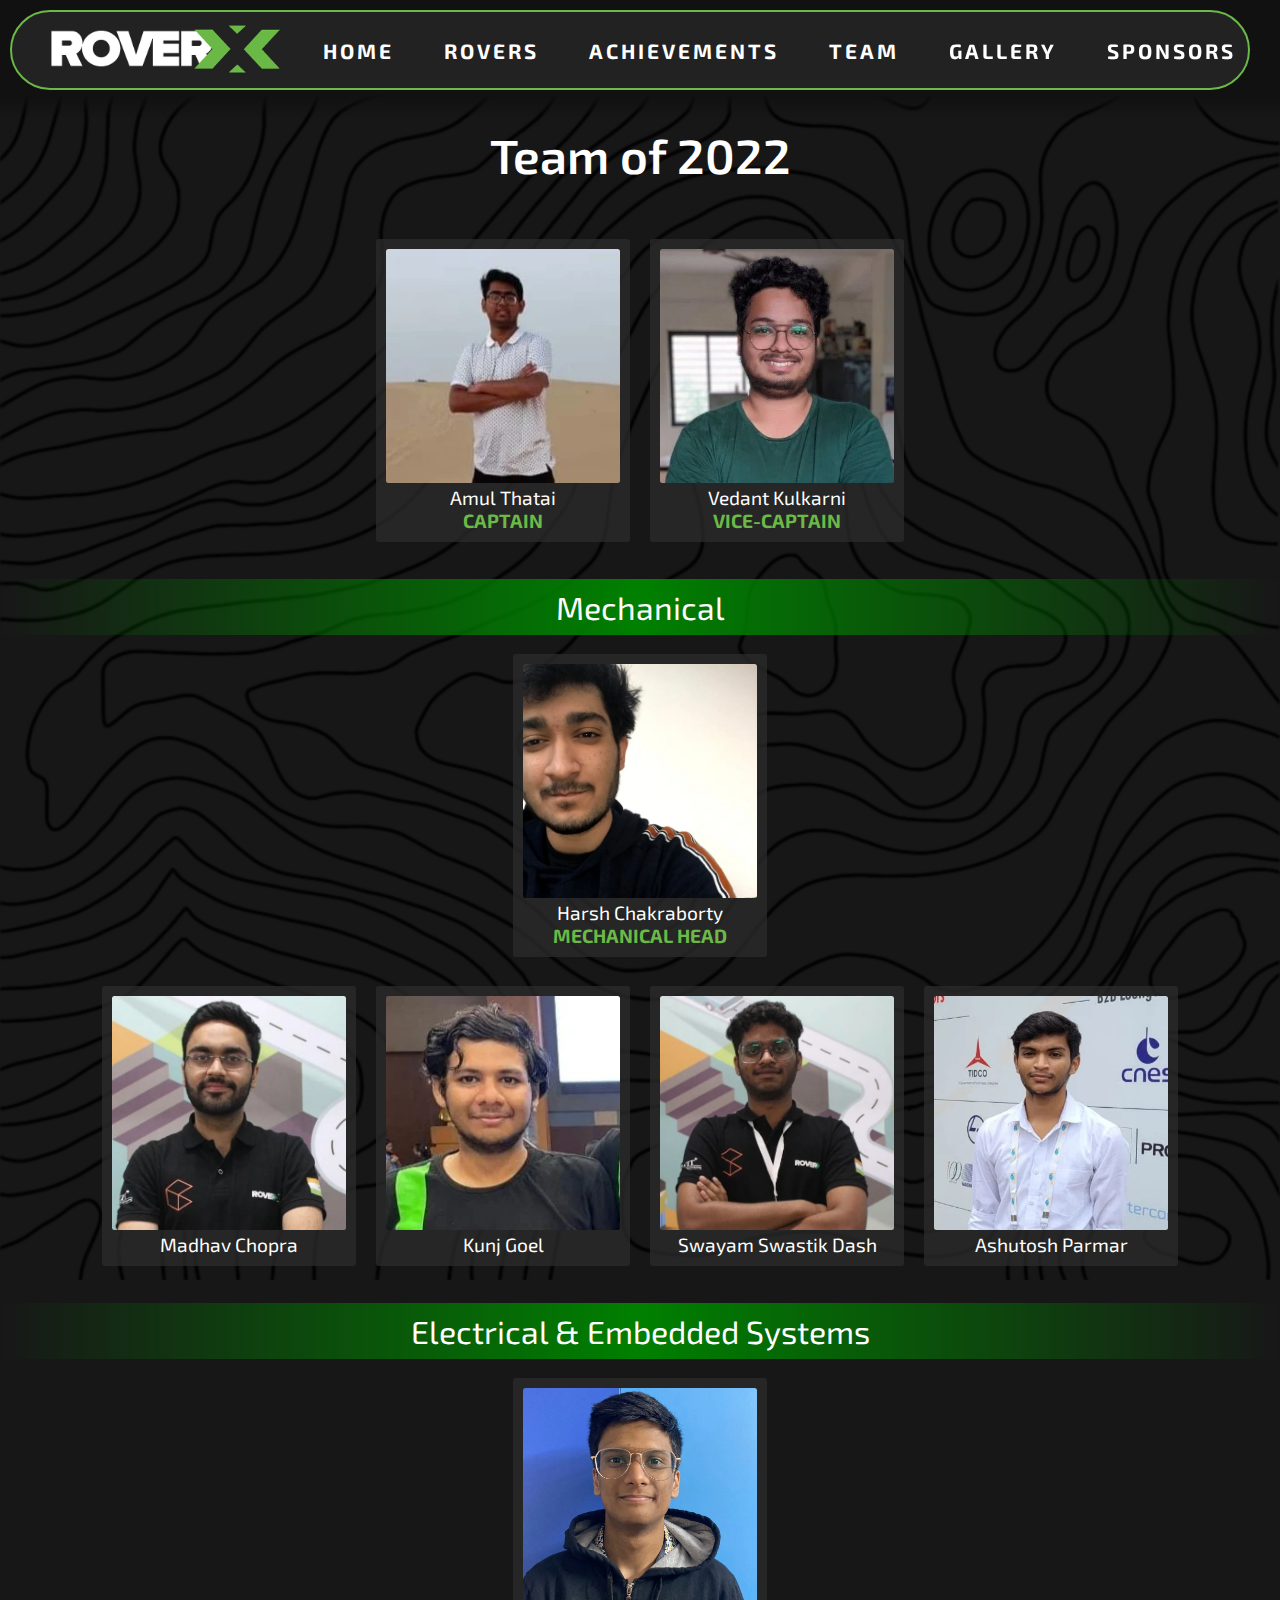
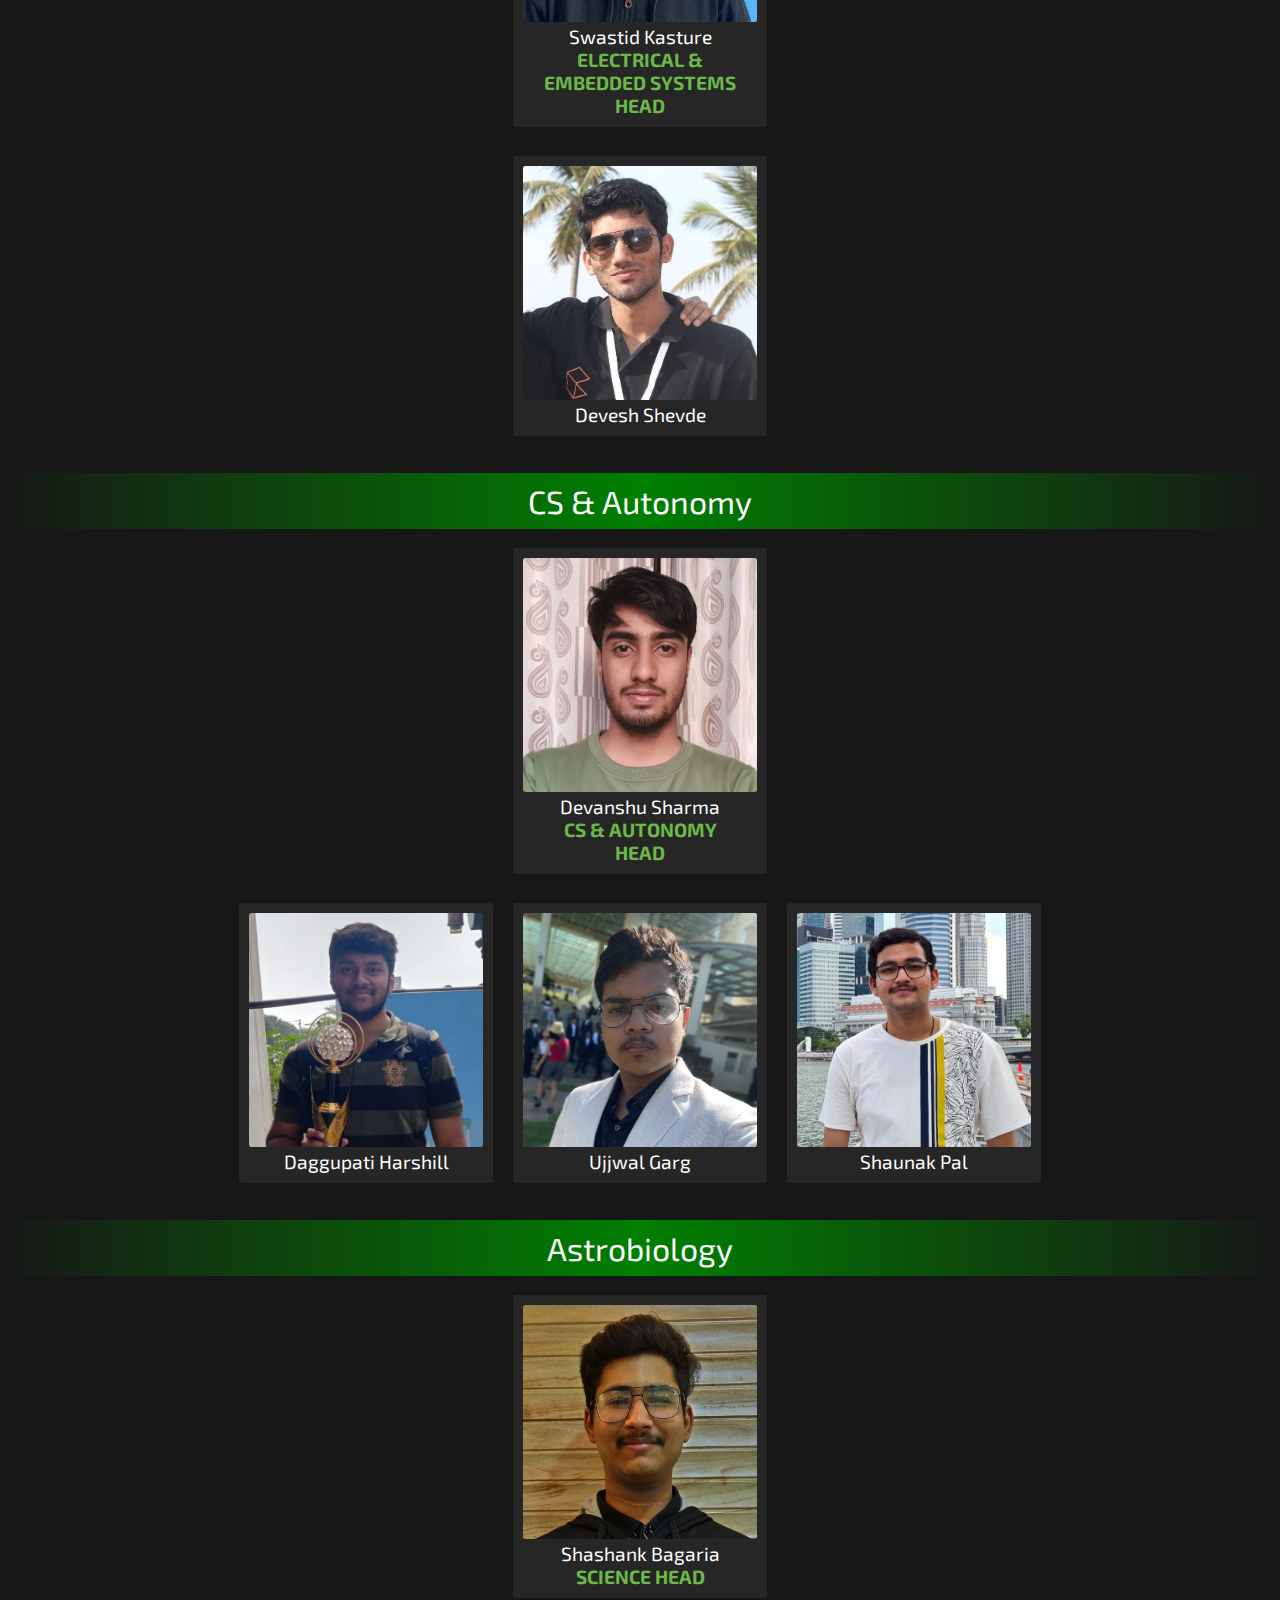
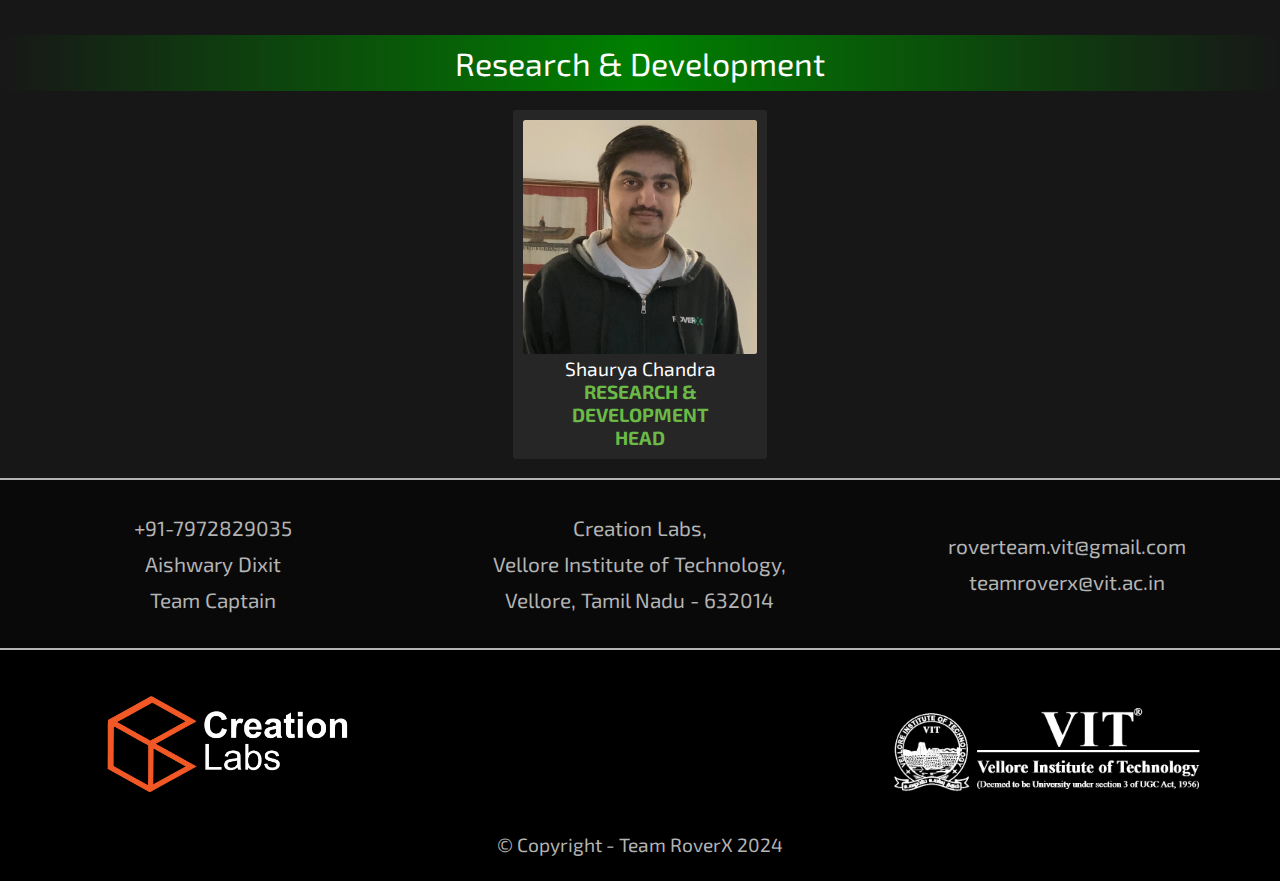
<file: team-2022.html>
<!DOCTYPE html>
<html lang="en">

<head>
    <meta charset="UTF-8">
    <meta name="viewport" content="width=device-width, initial-scale=1.0">
    <title>RoverX - Teams</title>
    <link rel="stylesheet" href="./css/style.css">
    <link rel="stylesheet" href="https://cdnjs.cloudflare.com/ajax/libs/font-awesome/6.6.0/css/all.min.css"
        integrity="sha512-Kc323vGBEqzTmouAECnVceyQqyqdsSiqLQISBL29aUW4U/M7pSPA/gEUZQqv1cwx4OnYxTxve5UMg5GT6L4JJg=="
        crossorigin="anonymous" referrerpolicy="no-referrer" />
    <link rel="stylesheet" href="./css/team.css">
    <link rel="stylesheet" href="./css/styleMobile.css">
    <link rel="icon" type="image/x-icon" href="/images/logos/X.png">
</head>

<body>
    <div id="header"></div>
    <div id="navbar"></div>
    <div class="team-title">Team of 2022</div>
    <div class="team-row">
        <div class="team-unit">
            <div>
                <img src="./images/teams/2022/Amul Thatai.webp" alt="">
            </div>
            <div class="member-name">
                Amul Thatai
            </div>
            <div class="team-post">
                CAPTAIN
            </div>
        </div>
        <div class="team-unit">
            <div>
                <img src="./images/teams/2022/ved1.webp" alt="">
            </div>
            <div class="member-name">
                Vedant Kulkarni
            </div>
            <div class="team-post">
                VICE-CAPTAIN
            </div>
        </div>
    </div>
    <div class="department-title">Mechanical</div>
    <div class="team-row">
        <div class="team-unit">
            <div>
                <img src="./images/teams/2022/Harsh Chakraborty.webp" alt="">
            </div>
            <div class="member-name">
                Harsh Chakraborty
            </div>
            <div class="team-post">
                MECHANICAL HEAD
            </div>
        </div>
    </div>
    <div class="team-row">
        <div class="team-unit">
            <div>
                <img src="./images/teams/2022/Madhav Chopra.webp" alt="">
            </div>
            <div class="member-name">
                Madhav Chopra
            </div>
        </div>
        <div class="team-unit">
            <div>
                <img src="./images/teams/2022/KUNJ.webp" alt="">
            </div>
            <div class="member-name">
                Kunj Goel
            </div>
        </div>
        <div class="team-unit">
            <div>
                <img src="./images/teams/2022/Swayam Swastik Dash.webp" alt="">
            </div>
            <div class="member-name">
                Swayam Swastik Dash
            </div>
        </div>
        <div class="team-unit">
            <div>
                <img src="./images/teams/2022/Ashutosh Parmar.webp" alt="">
            </div>
            <div class="member-name">
                Ashutosh Parmar
            </div>
        </div>
    </div>
    <div class="department-title">Electrical & Embedded Systems</div>
    <div class="team-row">
        <div class="team-unit">
            <div>
                <img src="./images/teams/2022/Swastid Kasture.webp" alt="">
            </div>
            <div class="member-name">
                Swastid Kasture
            </div>
            <div class="team-post">
                ELECTRICAL & <br> EMBEDDED SYSTEMS <br> HEAD
            </div>
        </div>
    </div>
    <div class="team-row">
        <div class="team-unit">
            <div>
                <img src="./images/teams/2022/devesh.webp" alt="">
            </div>
            <div class="member-name">
                Devesh Shevde
            </div>
        </div>
    </div>
    <div class="department-title">CS & Autonomy</div>
    <div class="team-row">
        <div class="team-unit">
            <div>
                <img src="./images/teams/2022/Devanshu Sharma.webp" alt="">
            </div>
            <div class="member-name">
                Devanshu Sharma
            </div>
            <div class="team-post">
                CS & AUTONOMY <br> HEAD
            </div>
        </div>
    </div>
    <div class="team-row">
        <div class="team-unit">
            <div>
                <img src="./images/teams/2022/Harshill.webp" alt="">
            </div>
            <div class="member-name">
                Daggupati Harshill
            </div>
        </div>
        <div class="team-unit">
            <div>
                <img src="./images/teams/2022/UJJWAL.webp" alt="">
            </div>
            <div class="member-name">
                Ujjwal Garg
            </div>
        </div>
        <div class="team-unit">
            <div>
                <img src="./images/teams/2022/Shaunak Pal.webp" alt="">
            </div>
            <div class="member-name">
                Shaunak Pal
            </div>
        </div>
    </div>
    <div class="department-title">Astrobiology</div>
    <div class="team-row">
        <div class="team-unit">
            <div>
                <img src="./images/teams/2022/Shashank Bagaria.webp" alt="">
            </div>
            <div class="member-name">
                Shashank Bagaria
            </div>
            <div class="team-post">
                SCIENCE HEAD
            </div>
        </div>
    </div>
    <div class="department-title">Research & Development</div>
    <div class="team-row">
        <div class="team-unit">
            <div>
                <img src="./images/teams/2022/Shaurya Chandra.webp" alt="">
            </div>
            <div class="member-name">
                Shaurya Chandra
            </div>
            <div class="team-post">
                RESEARCH & <br> DEVELOPMENT <br> HEAD
            </div>
        </div>
    </div>
    

    <div id="footer"></div>
    <script src="./script.js"></script>
</body>

</html>
</file>
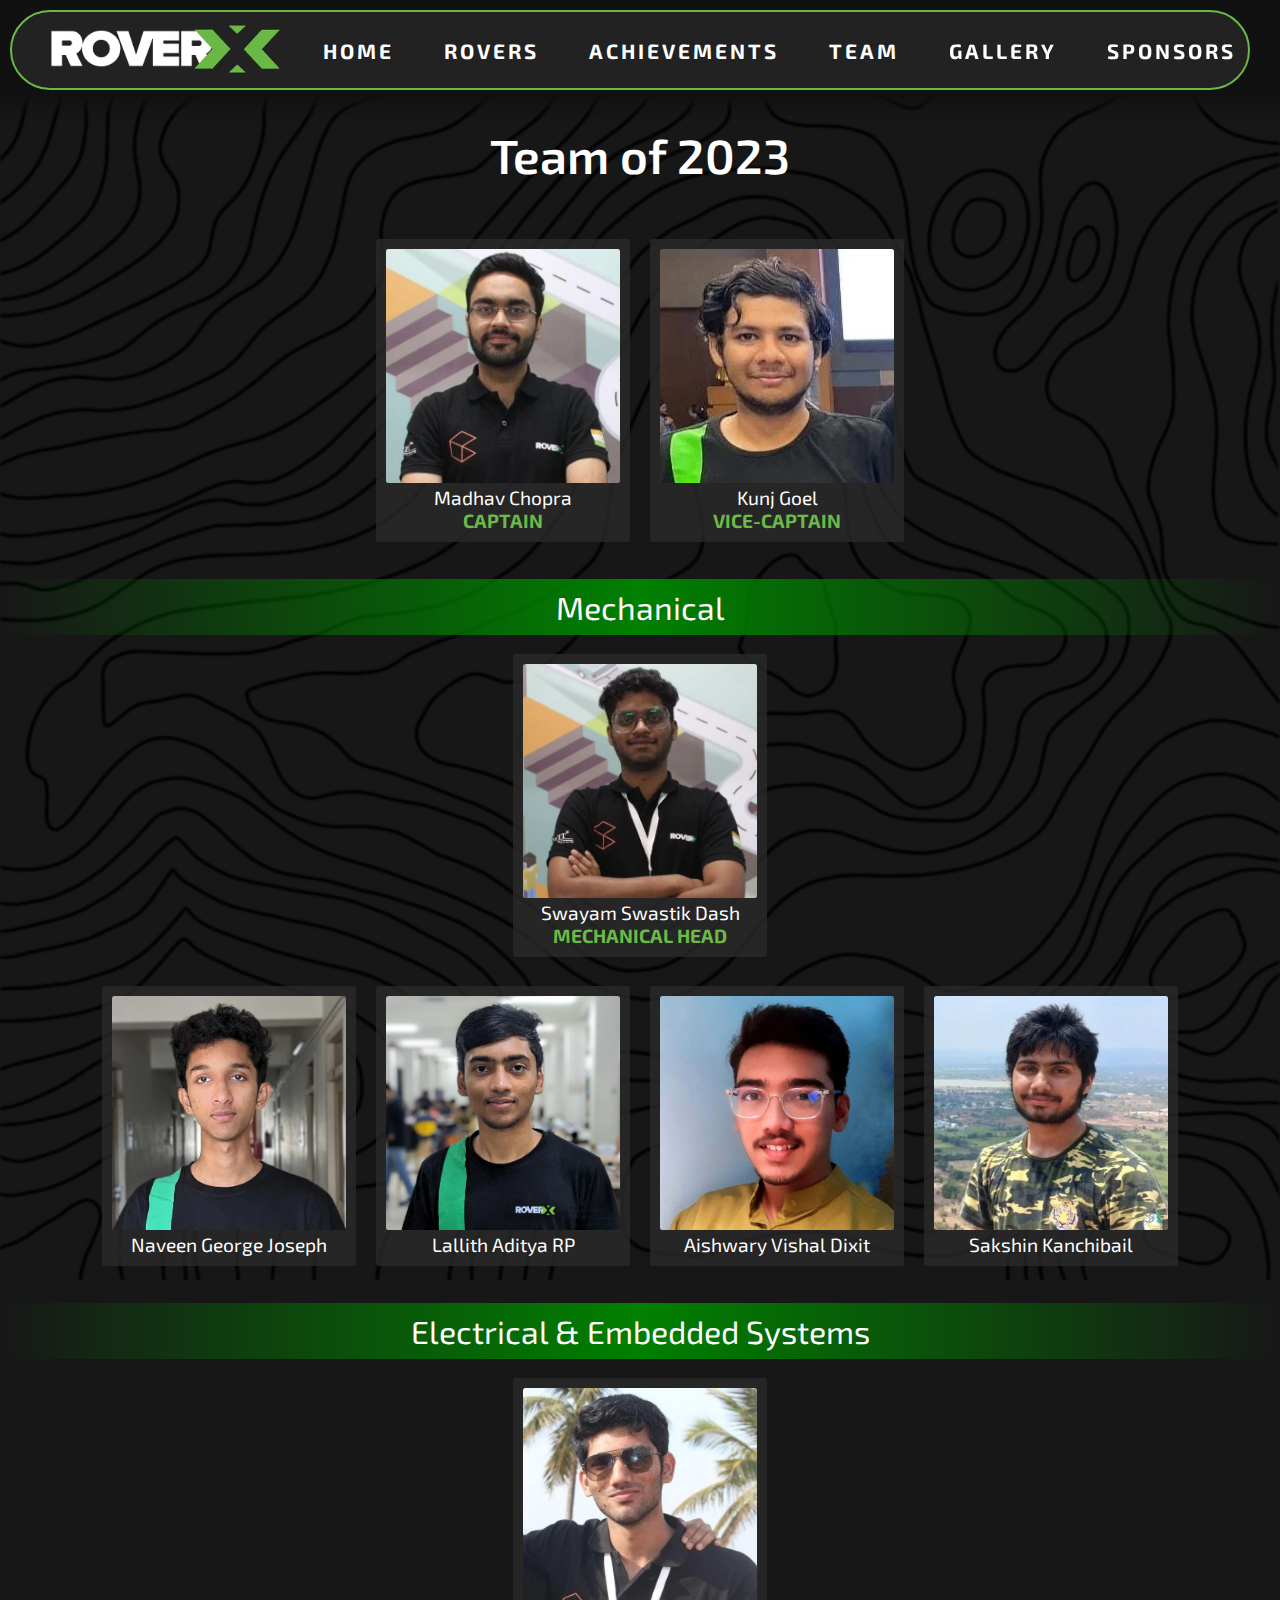
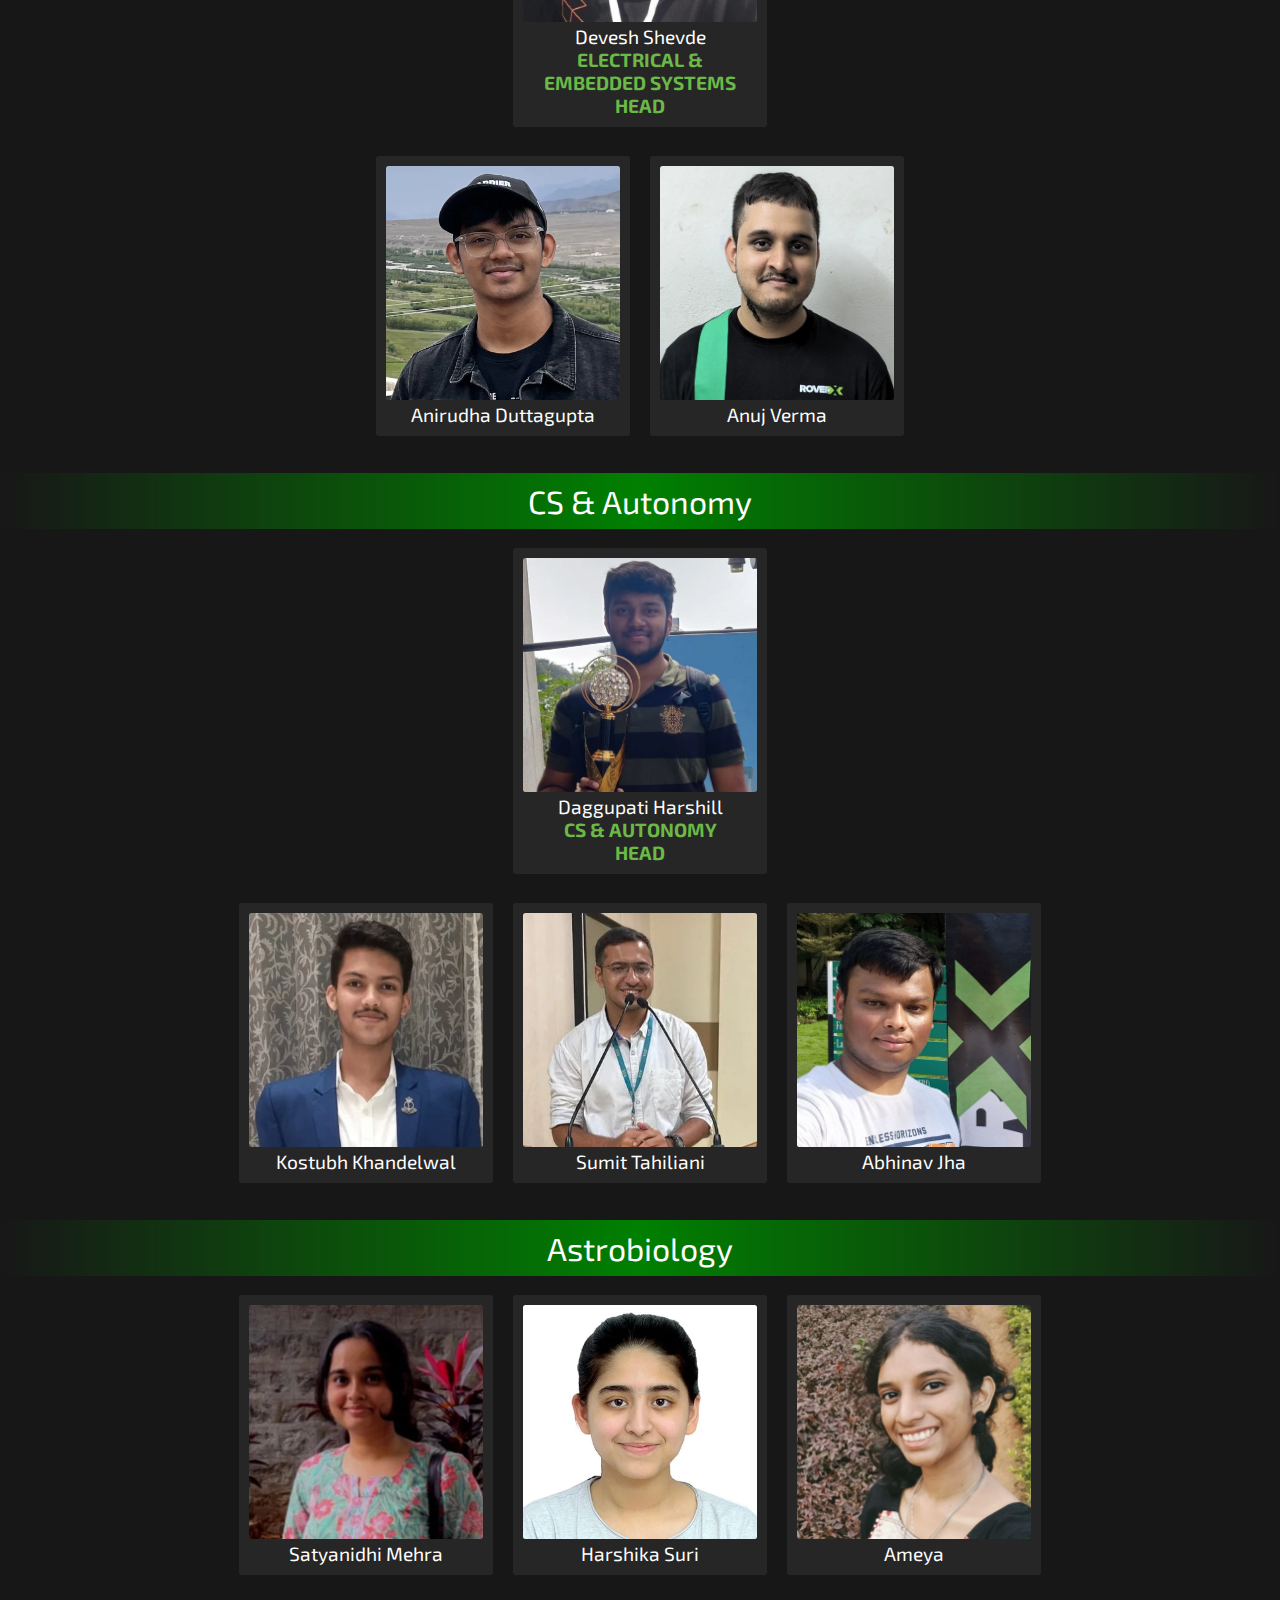
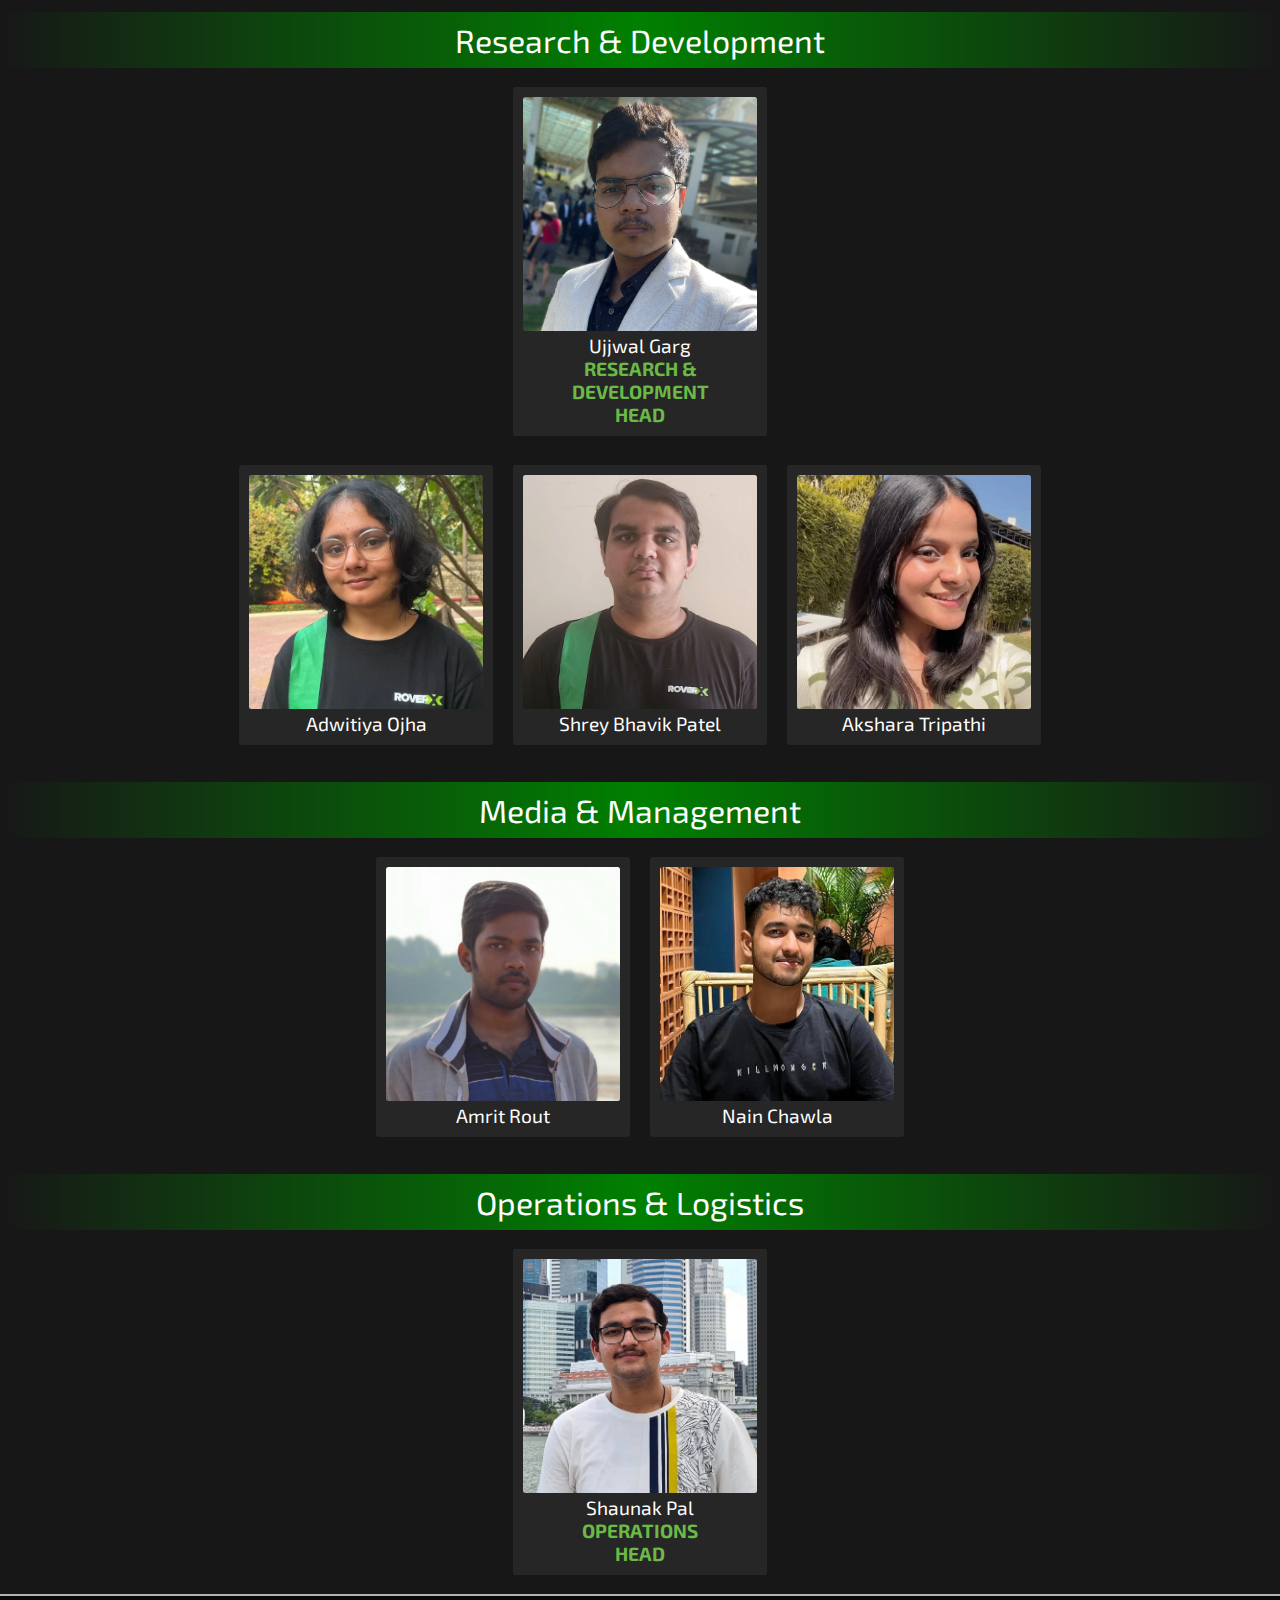
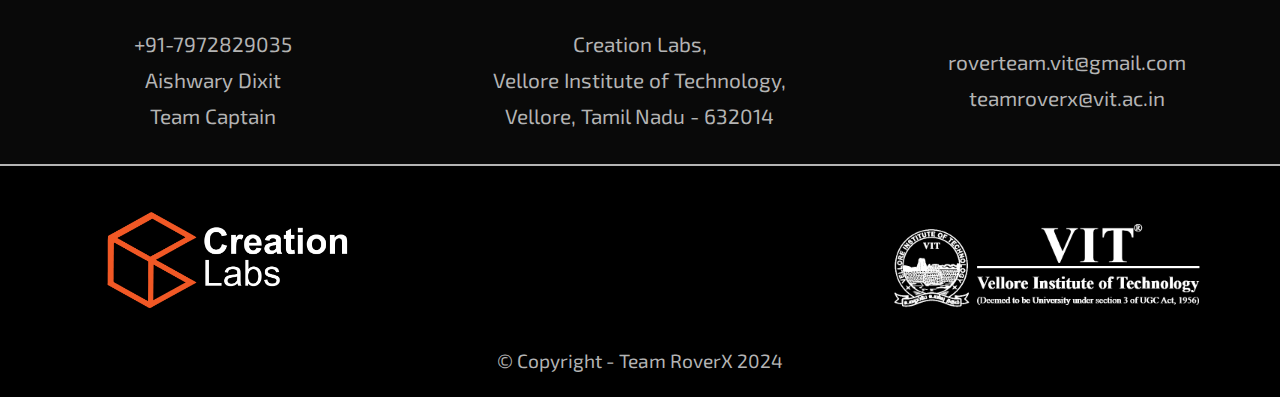
<file: team-2023.html>
<!DOCTYPE html>
<html lang="en">

<head>
    <meta charset="UTF-8">
    <meta name="viewport" content="width=device-width, initial-scale=1.0">
    <title>RoverX - Teams</title>
    <link rel="stylesheet" href="./css/style.css">
    <link rel="stylesheet" href="https://cdnjs.cloudflare.com/ajax/libs/font-awesome/6.6.0/css/all.min.css"
        integrity="sha512-Kc323vGBEqzTmouAECnVceyQqyqdsSiqLQISBL29aUW4U/M7pSPA/gEUZQqv1cwx4OnYxTxve5UMg5GT6L4JJg=="
        crossorigin="anonymous" referrerpolicy="no-referrer" />
    <link rel="stylesheet" href="./css/team.css">
    <link rel="stylesheet" href="./css/styleMobile.css">
    <link rel="icon" type="image/x-icon" href="/images/logos/X.png">
</head>

<body>
    <div id="header"></div>
    <div id="navbar"></div>
    <div class="team-title">Team of 2023</div>
    <div class="team-row">
        <div class="team-unit">
            <div>
                <img src="./images/teams/2023/Madhav Chopra.webp" alt="">
            </div>
            <div class="member-name">
                Madhav Chopra
            </div>
            <div class="team-post">
                CAPTAIN
            </div>
        </div>
        <div class="team-unit">
            <div>
                <img src="./images/teams/2023/KUNJ.webp" alt="">
            </div>
            <div class="member-name">
                Kunj Goel
            </div>
            <div class="team-post">
                VICE-CAPTAIN
            </div>
        </div>
    </div>
    <div class="department-title">Mechanical</div>
    <div class="team-row">
        <div class="team-unit">
            <div>
                <img src="./images/teams/2023/Swayam Swastik Dash.webp" alt="">
            </div>
            <div class="member-name">
                Swayam Swastik Dash
            </div>
            <div class="team-post">
                MECHANICAL HEAD
            </div>
        </div>
    </div>
    <div class="team-row">
        <div class="team-unit">
            <div>
                <img src="./images/teams/2023/Naveen George Joseph.webp" alt="">
            </div>
            <div class="member-name">
                Naveen George Joseph
            </div>
        </div>
        <div class="team-unit">
            <div>
                <img src="./images/teams/2023/Lallith Aditya.webp" alt="">
            </div>
            <div class="member-name">
                Lallith Aditya RP
            </div>
        </div>
        <div class="team-unit">
            <div>
                <img src="./images/teams/2023/Aishwary Dixit.webp" alt="">
            </div>
            <div class="member-name">
                Aishwary Vishal Dixit
            </div>
        </div>
        <div class="team-unit">
            <div>
                <img src="./images/teams/2023/Sakshin Kanchibail.webp" alt="">
            </div>
            <div class="member-name">
                Sakshin Kanchibail
            </div>
        </div>
    </div>
    <div class="department-title">Electrical & Embedded Systems</div>
    <div class="team-row">
        <div class="team-unit">
            <div>
                <img src="./images/teams/2023/devesh.webp" alt="">
            </div>
            <div class="member-name">
                Devesh Shevde
            </div>
            <div class="team-post">
                ELECTRICAL & <br> EMBEDDED SYSTEMS <br> HEAD
            </div>
        </div>
    </div>
    <div class="team-row">
        <div class="team-unit">
            <div>
                <img src="./images/teams/2023/Anirudha Duttagupta.webp" alt="">
            </div>
            <div class="member-name">
                Anirudha Duttagupta
            </div>
        </div>
        <div class="team-unit">
            <div>
                <img src="./images/teams/2023/Anuj Verma.webp" alt="">
            </div>
            <div class="member-name">
                Anuj Verma
            </div>
        </div>
    </div>
    <div class="department-title">CS & Autonomy</div>
    <div class="team-row">
        <div class="team-unit">
            <div>
                <img src="./images/teams/2023/Harshill.webp" alt="">
            </div>
            <div class="member-name">
                Daggupati Harshill
            </div>
            <div class="team-post">
                CS & AUTONOMY <br> HEAD
            </div>
        </div>
    </div>
    <div class="team-row">
        <div class="team-unit">
            <div>
                <img src="./images/teams/2023/Kostubh Khandelwal.webp" alt="">
            </div>
            <div class="member-name">
                Kostubh Khandelwal
            </div>
        </div>
        <div class="team-unit">
            <div>
                <img src="./images/teams/2023/Sumit Tahiliani.webp" alt="">
            </div>
            <div class="member-name">
                Sumit Tahiliani
            </div>
        </div>
        <div class="team-unit">
            <div>
                <img src="./images/teams/2023/Abhinav Jha 22BCB0036.webp" alt="">
            </div>
            <div class="member-name">
                Abhinav Jha
            </div>
        </div>
    </div>
    <div class="department-title">Astrobiology</div>
    <div class="team-row">
        <div class="team-unit">
            <div>
                <img src="./images/teams/2023/Satyanidhi Mehra.webp" alt="">
            </div>
            <div class="member-name">
                Satyanidhi Mehra
            </div>
        </div>
        <div class="team-unit">
            <div>
                <img src="./images/teams/2023/harshika suri.webp" alt="">
            </div>
            <div class="member-name">
                Harshika Suri
            </div>
        </div>
        <div class="team-unit">
            <div>
                <img src="./images/teams/2023/Ameya.webp" alt="">
            </div>
            <div class="member-name">
                Ameya 
            </div>
        </div>
    </div>
    <div class="department-title">Research & Development</div>
    <div class="team-row">
        <div class="team-unit">
            <div>
                <img src="./images/teams/2023/UJJWAL.webp" alt="">
            </div>
            <div class="member-name">
                Ujjwal Garg
            </div>
            <div class="team-post">
                RESEARCH & <br> DEVELOPMENT <br> HEAD
            </div>
        </div>
    </div>
    <div class="team-row">
        <div class="team-unit">
            <div>
                <img src="./images/teams/2023/Adwitiya Ojha.webp" alt="">
            </div>
            <div class="member-name">
                Adwitiya Ojha
            </div>
        </div>
        <div class="team-unit">
            <div>
                <img src="./images/teams/2023/Shrey Bhavik Patel .webp" alt="">
            </div>
            <div class="member-name">
                Shrey Bhavik Patel
            </div>
        </div>
        <div class="team-unit">
            <div>
                <img src="./images/teams/2023/akshara tripathi.webp" alt="">
            </div>
            <div class="member-name">
                Akshara Tripathi
            </div>
        </div>
    </div>
    <div class="department-title">Media & Management</div>
    <div class="team-row">
        <div class="team-unit">
            <div>
                <img src="./images/teams/2023/Amrit.webp" alt="">
            </div>
            <div class="member-name">
                Amrit Rout
            </div>
        </div>
        <div class="team-unit">
            <div>
                <img src="./images/teams/2023/Nain Chawla.webp" alt="">
            </div>
            <div class="member-name">
                Nain Chawla
            </div>
        </div>
    </div>
    <div class="department-title">Operations & Logistics</div>
    <div class="team-row">
        <div class="team-unit">
            <div>
                <img src="./images/teams/2023/Shaunak Pal.webp" alt="">
            </div>
            <div class="member-name">
                Shaunak Pal
            </div>
            <div class="team-post">
                OPERATIONS <br> HEAD
            </div>
        </div>
    </div>

    <div id="footer"></div>
    <script src="./script.js"></script>
</body>

</html>
</file>
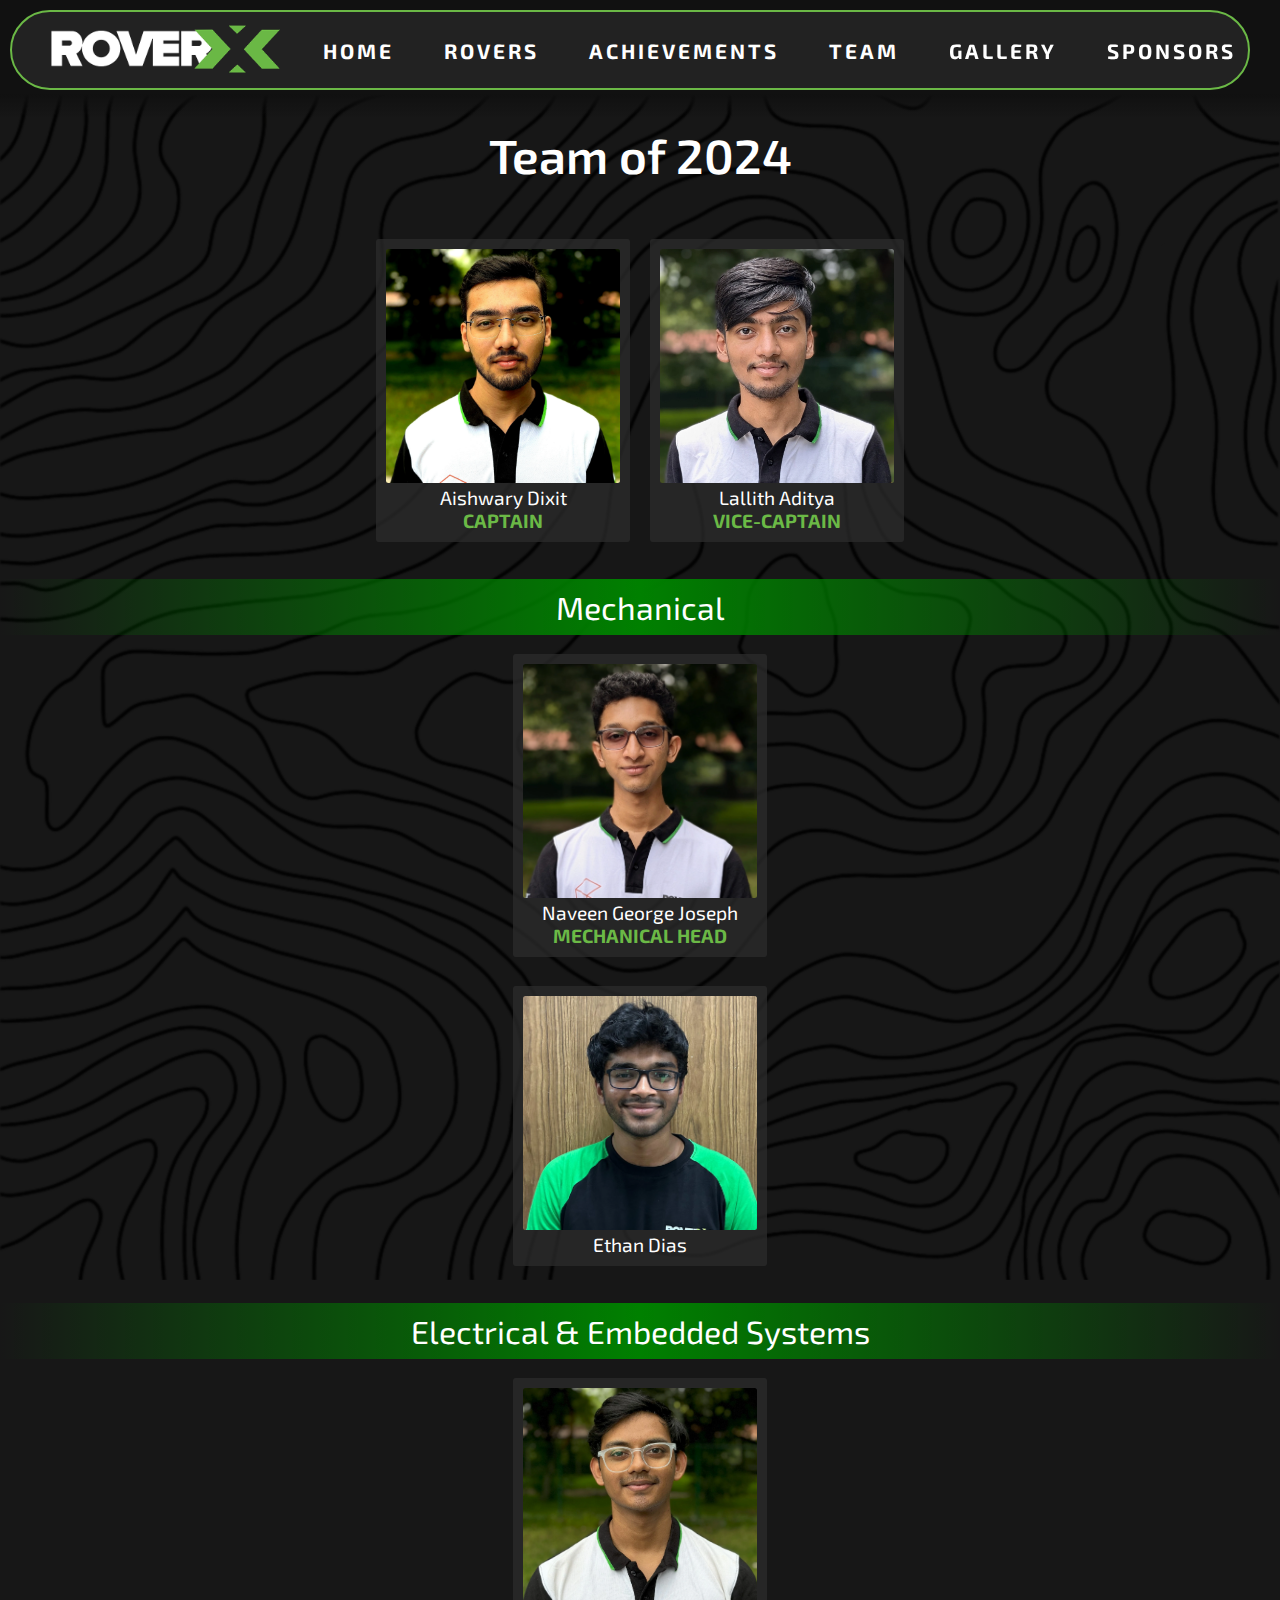
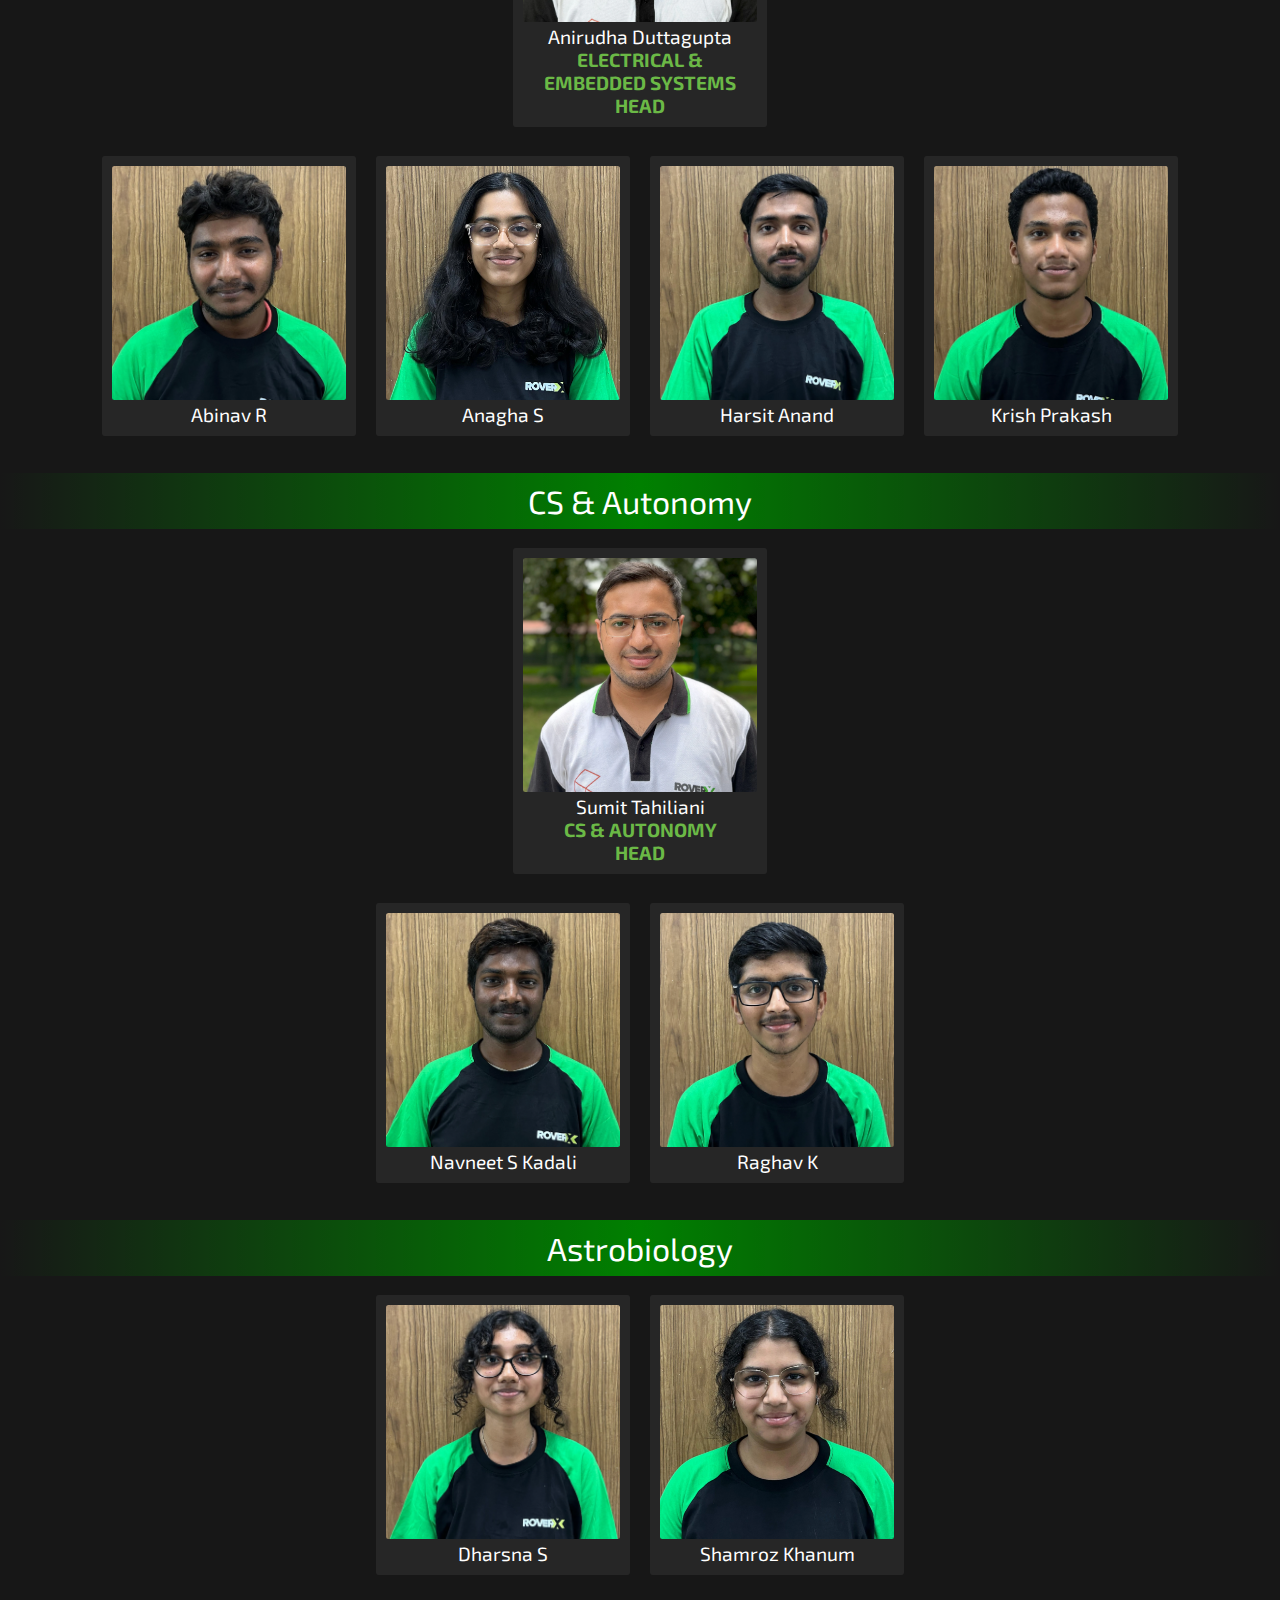
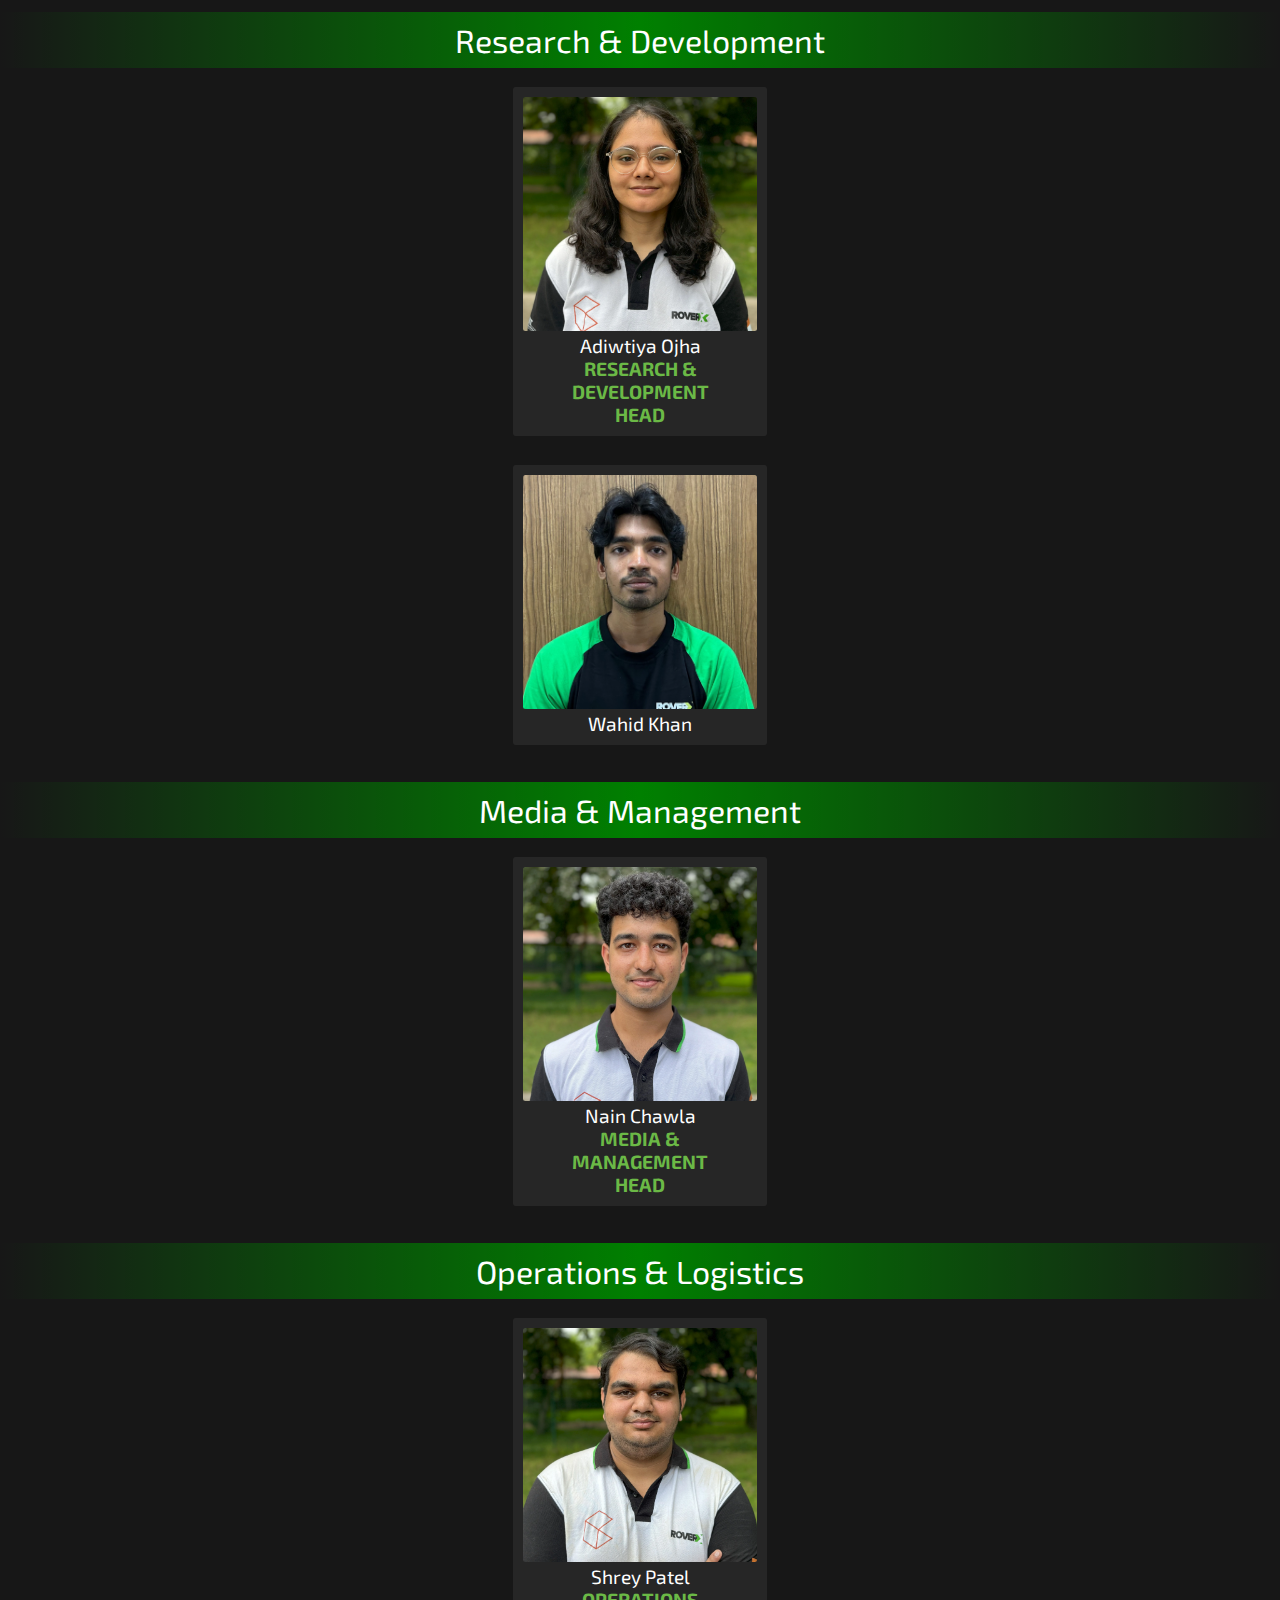
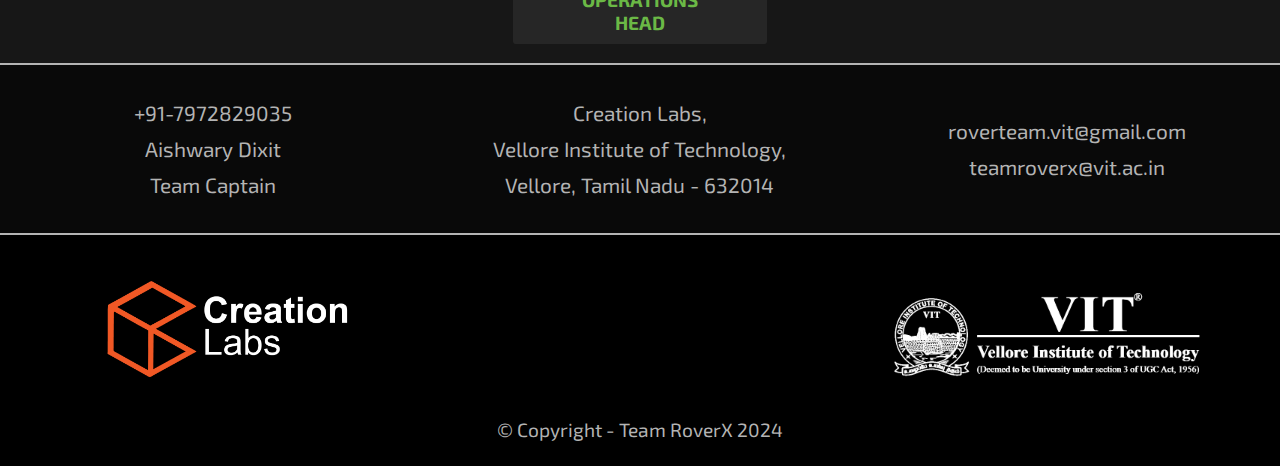
<file: team-2024.html>
<!DOCTYPE html>
<html lang="en">

<head>
    <meta charset="UTF-8">
    <meta name="viewport" content="width=device-width, initial-scale=1.0">
    <title>RoverX - Teams</title>
    <link rel="stylesheet" href="./css/style.css">
    <link rel="stylesheet" href="https://cdnjs.cloudflare.com/ajax/libs/font-awesome/6.6.0/css/all.min.css"
        integrity="sha512-Kc323vGBEqzTmouAECnVceyQqyqdsSiqLQISBL29aUW4U/M7pSPA/gEUZQqv1cwx4OnYxTxve5UMg5GT6L4JJg=="
        crossorigin="anonymous" referrerpolicy="no-referrer" />
    <link rel="stylesheet" href="./css/team.css">
    <link rel="stylesheet" href="./css/styleMobile.css">
    <link rel="icon" type="image/x-icon" href="/images/logos/X.png">
</head>

<body>
    <div id="header"></div>
    <div id="navbar"></div>
    <div class="team-title">Team of 2024</div>
    <div class="team-row">
        <div class="team-unit">
            <div>
                <img src="./images/teams/2024/aishwary.webp" alt="">
            </div>
            <div class="member-name">
                Aishwary Dixit
            </div>
            <div class="team-post">
                CAPTAIN
            </div>
        </div>
        <div class="team-unit">
            <div>
                <img src="./images/teams/2024/Lallith.webp" alt="">
            </div>
            <div class="member-name">
                Lallith Aditya
            </div>
            <div class="team-post">
                VICE-CAPTAIN
            </div>
        </div>
    </div>
    <div class="department-title">Mechanical</div>
    <div class="team-row">
        <div class="team-unit">
            <div>
                <img src="./images/teams/2024/Naveen.webp" alt="">
            </div>
            <div class="member-name">
                Naveen George Joseph
            </div>
            <div class="team-post">
                MECHANICAL HEAD
            </div>
        </div>
    </div>
    <div class="team-row">
        <div class="team-unit">
            <div>
                <img src="./images/teams/2024/ethan.webp" alt="">
            </div>
            <div class="member-name">
                Ethan Dias
            </div>
        </div>
    </div>
    <div class="department-title">Electrical & Embedded Systems</div>
    <div class="team-row">
        <div class="team-unit">
            <div>
                <img src="./images/teams/2024/Anirudh.webp" alt="">
            </div>
            <div class="member-name">
                Anirudha Duttagupta
            </div>
            <div class="team-post">
                ELECTRICAL & <br> EMBEDDED SYSTEMS <br> HEAD
            </div>
        </div>
    </div>
    <div class="team-row">
        <div class="team-unit">
            <div>
                <img src="./images/teams/2024/abinav.webp" alt="">
            </div>
            <div class="member-name">
                Abinav R
            </div>
        </div>
        <div class="team-unit">
            <div>
                <img src="./images/teams/2024/anagha.webp" alt="">
            </div>
            <div class="member-name">
                Anagha S
            </div>
        </div>
        <div class="team-unit">
            <div>
                <img src="./images/teams/2024/harshit.webp" alt="">
            </div>
            <div class="member-name">
                Harsit Anand
            </div>
        </div>
        <div class="team-unit">
            <div>
                <img src="./images/teams/2024/krish.webp" alt="">
            </div>
            <div class="member-name">
                Krish Prakash
            </div>
        </div>
    </div>
    <div class="department-title">CS & Autonomy</div>
    <div class="team-row">
        <div class="team-unit">
            <div>
                <img src="./images/teams/2024/Sumit.webp" alt="">
            </div>
            <div class="member-name">
                Sumit Tahiliani
            </div>
            <div class="team-post">
                CS & AUTONOMY <br> HEAD
            </div>
        </div>
    </div>
    <div class="team-row">
        <div class="team-unit">
            <div>
                <img src="./images/teams/2024/navneet.webp" alt="">
            </div>
            <div class="member-name">
                Navneet S Kadali
            </div>
        </div>
        <div class="team-unit">
            <div>
                <img src="./images/teams/2024/raghav.webp" alt="">
            </div>
            <div class="member-name">
                Raghav K
            </div>
        </div>
    </div>
    <div class="department-title">Astrobiology</div>
    <div class="team-row">
        <div class="team-unit">
            <div>
                <img src="./images/teams/2024/dharsna.webp" alt="">
            </div>
            <div class="member-name">
                Dharsna S
            </div>
        </div>
        <div class="team-unit">
            <div>
                <img src="./images/teams/2024/shamroz.webp" alt="">
            </div>
            <div class="member-name">
                Shamroz Khanum
            </div>
        </div>
    </div>
    <div class="department-title">Research & Development</div>
    <div class="team-row">
        <div class="team-unit">
            <div>
                <img src="./images/teams/2024/Adwitiya.webp" alt="">
            </div>
            <div class="member-name">
                Adiwtiya Ojha
            </div>
            <div class="team-post">
                RESEARCH & <br> DEVELOPMENT <br> HEAD
            </div>
        </div>
    </div>
    <div class="team-row">
        <div class="team-unit">
            <div>
                <img src="./images/teams/2024/wahid.webp" alt="">
            </div>
            <div class="member-name">
                Wahid Khan
            </div>
        </div>
    </div>
    <div class="department-title">Media & Management</div>
    <div class="team-row">
        <div class="team-unit">
            <div>
                <img src="./images/teams/2024/Nain.webp" alt="">
            </div>
            <div class="member-name">
                Nain Chawla
            </div>
            <div class="team-post">
                MEDIA & <br> MANAGEMENT <br> HEAD
            </div>
        </div>
    </div>
    <div class="department-title">Operations & Logistics</div>
    <div class="team-row">
        <div class="team-unit">
            <div>
                <img src="./images/teams/2024/Shrey.webp" alt="">
            </div>
            <div class="member-name">
                Shrey Patel
            </div>
            <div class="team-post">
                OPERATIONS <br> HEAD
            </div>
        </div>
    </div>

    <div id="footer"></div>
    <script src="./script.js"></script>
</body>

</html>
</file>
<file: css/style.css>
@import url("https://fonts.googleapis.com/css2?family=Exo+2:ital,wght@0,100..900;1,100..900&display=swap");
@import url('https://fonts.googleapis.com/css2?family=Lexend:wght@100..900&display=swap');

:root {
  --Xgreen: #6bb946;
  --greyText: rgb(180, 180, 180);
}
* {
  margin: 0;
  padding: 0;
  box-sizing: border-box;
  font-family: "Exo 2", sans-serif;
}
body {
  background: #111;
  cursor: url(../images/cursors/cursor.png), auto;
  background-image: url(../images/bgFilter.png);
  background-repeat: no-repeat;
  background-size: cover;
  background-attachment: fixed;
}
html {
  scroll-behavior: smooth;
}
#navbar {
  display: none;
}
::-moz-selection {
  /* Code for Firefox */
  color: #111;
  background: var(--Xgreen);
}

::selection {
  color: #111;
  background: var(--Xgreen);
}
/* width */
::-webkit-scrollbar {
  width: 8px;
}
/* Track */
::-webkit-scrollbar-track {
  background: #222;
}
/* Handle */
::-webkit-scrollbar-thumb {
  background: #333;
  border-radius: 10px;
}
/* Handle on hover */
::-webkit-scrollbar-thumb:hover {
  background: var(--Xgreen);
}
.nav-container {
  background: linear-gradient(#111 80%, transparent);
  height: 13vh;
  position: fixed;
  top: 0;
  margin-bottom: 0;
  width: 100vw;
  z-index: 50;
}
.empty {
  height: 9vh;
}
nav {
  width: calc(100vw - 40px);
  padding: 5px;
  display: flex;
  justify-content: center;
  align-items: center;
  border: 2px var(--Xgreen) solid;
  border-radius: 5vh;
  margin: 10px;
  margin-bottom: 0;
  background: #222;
}
nav ul {
  display: flex;
  width: 100%;
  list-style-type: none;
  justify-content: space-between;
  align-items: center;
  padding: 0 15px;
}
nav ul li a {
  text-decoration: none;
  font-size: 1.3rem;
  color: white;
  letter-spacing: 3px;
  padding: 5px 15px;
  border-radius: 5vh;
  font-weight: 700;
  margin: 0 10px;
}
nav ul li a:hover,
.active {
  color: var(--Xgreen);
  color: #222;
  background: rgba(255, 255, 255, 0.9);
  box-shadow: rgba(255, 255, 255, 0.24) 0px 8px 16px;
  cursor: url(../images/cursors/pointer.png), auto;
}
.dropdown {
  float: left;
  overflow: hidden;
}
.dropdown .dropbtn {
  font-size: 1.3rem;
  border-radius: 5vh;
  letter-spacing: 3px;
  font-weight: 700;
  border: none;
  outline: none;
  color: white;
  padding: 0px 15px;
  background-color: inherit;
  font-family: inherit;
  margin: 0 10px;
}
.navbar a:hover,
.dropdown:hover .dropbtn {
  background-color: white;
  color: #111;
}
.dropdown-content {
  display: none;
  position: absolute;
  background-color: #444;
  min-width: 145px;
  text-align: center;
  box-shadow: 0px 8px 16px 0px rgba(0, 0, 0, 0.2);
  z-index: 1;
  border-radius: 2vh;
  margin-top: 1px;
}
.dropdown-content a {
  float: none;
  color: white;
  padding: 12px 16px;
  text-decoration: none;
  display: block;
  text-align: center;
}
.dropdown-content a:hover {
  background-color: #ddd;
  border-radius: 2vh;
  color: #000;
}
.dropdown:hover .dropdown-content {
  display: block;
}
.nav-logo {
  height: 7vh;
  left: 0;
}
.nav-list {
  display: flex;
}
.landing-text {
  font-size: 2.6rem;
  color: white;
  font-weight: 900;
  padding: 20px;
  text-align: center;
  word-spacing: 20px;
  position: absolute;
  z-index: 5;
  bottom: 0px;
  word-spacing: 12px;
  letter-spacing: 6px;
  /* background: linear-gradient(transparent, black); */
  width: 100vw;
  padding-bottom: 5vh;
  font-weight: 400;
}
.quote {
  display: flex;
  justify-content: center;
  align-items: center;
}
.quote div{
  font-family: "Lexend", serif;
}
.fa-angles-down {
  margin-top: 10px;
  opacity: 0.6;
  animation: smoothbounceball ease 1.5s infinite;
  color: white;
}
@keyframes smoothbounceball {
  0% {
    transform: translateY(0);
  }
  50% {
    transform: translateY(-10px);
  }
  100% {
    transform: translateY(0);
  }
}
.landing-section {
  height: 100vh;
  width: 100vw;
  display: flex;
  justify-content: center;
  align-items: center;
  background: linear-gradient(#000, transparent);
  background-size: cover;
}
.video-wrap video {
  width: 100%;
  height: 90%;
  overflow: hidden;
  filter: opacity(0.4);
  filter: drop-shadow(50%);
}
.fa-quote-right,
.fa-quote-left {
  font-size: 1.5rem;
  color: var(--Xgreen);
  padding: 0 10px 50px 10px;
}
.about-section {
  padding: 10px;
  background: #222;
  margin: 20px;
  border-radius: 2.5vh;
  background: linear-gradient(#000, transparent, #000);
  border: 2px solid var(--greyText);
}
h1 {
  color: var(--Xgreen);
  text-align: center;
  padding: 20px;
  word-spacing: 6px;
}
.p-container {
  padding: 10px 50px 25px 50px;
}
.about-section p {
  text-align: center;
  color: var(--greyText);
  font-size: 1.3rem;
  letter-spacing: 1px;
  word-spacing: 4px;
  line-height: 1.8rem;
}
.recents-section {
  padding: 10px;
  display: flex;
  justify-content: center;
}
.recent-box {
  background: #222;
  width: 25vw;
  height: 18vw;
  margin: 10px 25px 25px 25px;
  display: flex;
  flex-direction: column;
  justify-content: center;
  align-items: center;
  padding: 20px;
  border-radius: 2.5vh;
  border: 2px solid var(--Xgreen);
  border: 2px solid var(--greyText);
  background: linear-gradient(#000, transparent, #000);
}
.recent-box h1 {
  color: white;
  text-align: center;
  padding-top: 0;
}
.recent-box h2 {
  color: rgb(93, 139, 93);
  color: var(--Xgreen);
  text-align: center;
}
.alumni-section {
  padding: 10px;
  display: flex;
  justify-content: center;
  color: var(--greyText);
}
.alumni-section h3 {
  color: var(--Xgreen);
  border-bottom: 2px var(--Xgreen) solid;
  border-top: 2px var(--Xgreen) solid;
  padding: 5px 30px;
}
.startup-box {
  background: #222;
  width: 25vw;
  margin: 10px 25px 25px 25px;
  display: flex;
  flex-direction: column;
  justify-content: start;
  align-items: center;
  padding: 20px;
  border-radius: 2.5vh;
  word-spacing: 2px;
  letter-spacing: 1px;
  line-height: 1.5rem;
  border: 2px solid var(--greyText);
  background: linear-gradient(#000, transparent, #000);
  font-size: 1.3rem;
}
.startup-box div {
  margin: 10px 0;
  text-align: center;
}
.startup-box div img {
  width: 100%;
  border-radius: 2.5px;
  border: 2px solid var(--Xgreen);
}
.footer-section {
  padding: 25px;
  background: #000;
  border-top: 2px solid var(--greyText);
  display: flex;
  flex-direction: column;
}
.footer-logo-container {
  display: flex;
  justify-content: space-between;
  align-items: center;
}
.footer-logo {
  height: 12vh;
  margin: 15px 50px;
}
.footer-logo-container div {
  width: 33.33vw;
  display: flex;
  justify-content: center;
  align-items: center;
}
.footer-logo-container div a i {
  color: var(--greyText);
  font-size: 2rem;
  margin: 10px;
}
.footer-logo-container div a i:hover {
  color: var(--Xgreen);
}
.contact-section {
  display: flex;
  color: var(--greyText);
  justify-content: center;
  align-items: center;
  font-size: 1.1rem;
  line-height: 4vh;
  padding: 30px 0;
  border-top: 2px solid var(--greyText);
  background: #090909;
  font-size: 1.3rem;
}
.contact-section a {
  color: var(--greyText);
  text-decoration: none;
}
.contact-section div {
  width: 33.33vw;
  display: flex;
  justify-content: center;
  align-items: center;
  flex-direction: column;
  text-align: center;
}
.copyright-strip {
  color: var(--greyText);
  text-align: center;
  font-size: 1.2rem;
  margin-top: 20px;
}
.roverBox {
  display: flex;
  background: #222;
  margin: 40px 5vw;
  border-radius: 3vh;
  transition: transform 0.2s ease-in-out, border 0.2s ease-in-out;
  border: 2px transparent solid;
}
.roverBox:hover {
  transform: scale(1.03);
  z-index: -50;
  border: 2px var(--greyText) solid;
}
.roverImg {
  display: flex;
  justify-content: center;
  align-items: center;
}
.roverImg img {
  height: 45vh;
  padding: 10px;
  border-radius: calc(3vh + 5px);
}
.roverDesc1 {
  display: flex;
  flex-direction: column;
  justify-content: space-around;
  text-align: right;
  padding: 15px 30px;
}
.roverDesc1 h2 {
  color: var(--Xgreen);
}
.roverDesc1 h4 {
  color: white;
}
.roverDesc1 p {
  font-size: 1.3rem;
  word-spacing: 4px;
  color: var(--greyText);
  text-align: justify;
}
.roverDesc2 {
  display: flex;
  flex-direction: column;
  justify-content: space-around;
  text-align: left;
  padding: 15px 30px;
}
.roverDesc2 h2 {
  color: var(--Xgreen);
}
.roverDesc2 h4 {
  color: white;
}
.roverDesc2 p {
  font-size: 1.3rem;
  word-spacing: 4px;
  color: var(--greyText);
  text-align: justify;
}
.sponsor-table {
  display: flex;
  flex-wrap: wrap;
  display: flex;
  justify-content: center;
  align-items: center;
  margin: 2vh 0 10vh 0;
}
.sponsor-table div {
  width: 18vw;
  padding: 0vh 2vw;
  display: flex;
  justify-content: center;
  align-items: center;
}
.sponsor-table div img {
  width: 100%;
}
.sponsor-title {
  color: var(--Xgreen);
  font-size: 3rem;
  font-weight: 600;
  margin: 5vh 0;
  text-align: center;
  letter-spacing: 1px;
  word-spacing: 8px;
}
.sponsor-para {
  text-align: center;
  color: var(--greyText);
  font-size: 1.3rem;
  letter-spacing: 1px;
  word-spacing: 2px;
  line-height: 1.8rem;
  padding: 3vh 4vw;
}
.become-sponsor-section {
  padding: 10px;
  background: #222;
  margin: 0 5vw 8vh 5vw;
  border-radius: 2.5vh;
  background: linear-gradient(#000, transparent, #000);
  border: 2px solid var(--greyText);
}
.become-sponsor-para {
  color: var(--greyText);
  text-align: center;
  font-size: 1.3rem;
  letter-spacing: 1px;
  word-spacing: 2px;
  line-height: 1.8rem;
  padding: 2vh 10vw 5vh 10vw;
}
.become-sponsor-para h3 {
  color: var(--Xgreen);
}
.brochure-download {
  margin-bottom: 8vh;
  text-align: center;
}
.brochure-download a {
  color: var(--Xgreen);
  border: 2px solid var(--greyText);
  font-size: 1.3rem;
  word-spacing: 8px;
  text-decoration: none;
  background: #222;
  padding: 15px 25px;
  border-radius: 50px;
}
.brochure-download a:hover {
  background: var(--Xgreen);
  color: black;
}
.gallery-title {
  color: var(--Xgreen);
  font-size: 3rem;
  font-weight: 600;
  margin: 5vh 0 0 0;
  text-align: center;
  letter-spacing: 1px;
  word-spacing: 8px;
}
.achievement-title {
  color: var(--Xgreen);
  font-size: 3rem;
  font-weight: 600;
  margin: 5vh 0 3vh 0;
  text-align: center;
  letter-spacing: 1px;
  word-spacing: 8px;
}
.achievements-container {
  display: flex;
  justify-content: center;
  color: white;
  flex-wrap: wrap;
  margin: 5vh;
}
.achievement-box {
  text-align: center;
  width: 20vw;
  display: flex;
  flex-direction: column;
  justify-content: center;
  align-items: center;
  padding: 40px 15px;
  margin: 10px 15px;
  box-shadow: rgba(46, 46, 46, 0.711) 5px 5px,
    rgba(217, 217, 217, 0.3) 10px 10px;
  background: linear-gradient(to right, rgba(7, 39, 2, 0.734) 50%, #111 50%);
  background-size: 200% 100%;
  background-position: right bottom;
  transition: all 0.1s ease-out;
  border-radius: 0.5vh;
}
.achievement-box:hover {
  background-position: left bottom;
}
.ach-box-title {
  color: var(--Xgreen);
  font-size: 1.4rem;
}
.team-row {
  margin: 1vh 0;
  display: flex;
  justify-content: center;
  align-items: center;
  flex-wrap: wrap;
}
.team-title {
  padding: 14vh 0 4vh 0;
  font-weight: 600;
  text-align: center;
  font-size: 3rem;
  color: white;
}
.department-title {
  color: white;
  text-align: center;
  font-size: 2rem;
  margin-top: 3vh;
  padding: 1vh 0;
  background: linear-gradient(to right, transparent, green, transparent);
}
.team-unit {
  display: flex;
  flex-direction: column;
  color: white;
  text-align: center;
  padding: 10px;
  margin: 10px;
  background: #2c2c2cc0;
  border-radius: 3px;
}
.team-unit div img {
  height: 26vh;
  border-radius: 2.5px;
}
.member-name {
  font-size: 1.2rem;
}
.team-post {
  color: var(--Xgreen);
  font-weight: bold;
  font-size: 1.2rem;
}
</file>
<file: css/team.css>
@media (min-width: 802px) {
  .ACTIVEteam {
    color: var(--Xgreen);
    color: #222;
    background: rgba(255, 255, 255, 0.9);
    box-shadow: rgba(255, 255, 255, 0.24) 0px 8px 16px;
    cursor: url(images/cursors/pointer.png), auto;
  }
}
body {
  background: #171717;
  background-image: url(../images/bgFilter.png);
  background-repeat: no-repeat;
  background-size: cover;
  background-attachment: fixed;
}
</file>
<file: css/styleMobile.css>
@media (max-width: 801px) {
  #header {
    display: none;
  }
  #navbar{
    display: block;
  }
  .landing-section {
    display: none;
  }
  .about-section {
    padding: 2px;
    background: #222;
    margin: 15px;
    border-radius: 2.5vh;
    background: linear-gradient(#000, transparent, #000);
    border: 2px solid var(--greyText);
  }
  h1 {
    color: var(--Xgreen);
    text-align: center;
    padding: 10px;
    word-spacing: 2px;
  }
  .p-container {
    padding: 4px 20px 10px 20px;
  }
  .about-section p {
    text-align: center;
    color: var(--greyText);
    font-size: 1.2rem;
    letter-spacing: 1px;
    word-spacing: 2px;
    line-height: 1.5rem;
  }
  .recents-section {
    display: flex;
    flex-direction: column;
  }
  .recent-box {
    display: flex;
    flex-direction: column;
    min-height: 25vh;
    width: 84vw;
  }
  .alumni-section {
    display: flex;
    flex-direction: column;
  }
  .startup-box {
    width: 84vw;
  }
  .startup-box div p {
    font-size: 1.2rem;
  }
  .achievements-container {
    display: flex;
    justify-content: center;
    color: white;
    flex-wrap: wrap;
    margin: 3vh 1vh;
  }
  .achievement-box {
    text-align: center;
    width: 44vw;
    display: flex;
    flex-direction: column;
    justify-content: center;
    align-items: center;
    padding: 10px;
    margin: 5px;
    box-shadow: rgba(46, 46, 46, 0.711) 5px 5px,
      rgba(217, 217, 217, 0.3) 10px 10px;
    background: linear-gradient(to right, rgba(7, 39, 2, 0.734) 50%, #111 50%);
    background-size: 200% 100%;
    background-position: right bottom;
    transition: all 0.1s ease-out;
    border-radius: 0.5vh;
    font-size: 0.9rem;
  }
  .achievement-box:hover {
    background-position: left bottom;
  }
  .ach-box-title {
    color: var(--Xgreen);
    font-size: 1rem;
    margin-bottom: 5px;
  }
  .contact-section {
    display: flex;
    flex-direction: column;
    color: var(--greyText);
    justify-content: center;
    align-items: center;
    font-size: 1.1rem;
    line-height: 3vh;
    padding: 30px 0;
    border-top: 2px solid var(--greyText);
    background: #090909;
    font-size: 1.2rem;
  }
  .contact-section a {
    color: var(--greyText);
    text-decoration: none;
  }
  .contact-section div {
    width: 80vw;
    display: flex;
    justify-content: center;
    align-items: center;
    flex-direction: column;
    text-align: center;
    margin: 10px;
  }
  .footer-section {
    padding: 25px;
    background: #000;
    border-top: 2px solid var(--greyText);
    display: flex;
    flex-direction: column;
  }
  .footer-logo-container {
    display: flex;
    flex-direction: column;
    justify-content: space-between;
    align-items: center;
  }
  .footer-logo {
    height: 8vh;
    margin: 15px 50px;
  }
  .footer-logo-container div {
    width: 33.33vw;
    display: flex;
    justify-content: center;
    align-items: center;
  }
  .footer-logo-container div a i {
    color: var(--greyText);
    font-size: 2rem;
    margin: 10px;
  }
  .footer-logo-container div a i:hover {
    color: var(--Xgreen);
  }
  .copyright-strip {
    color: var(--greyText);
    text-align: center;
    font-size: 0.85rem;
    margin-top: 20px;
  }
  .sponsor-table {
    display: flex;
    flex-wrap: wrap;
    display: flex;
    justify-content: center;
    align-items: center;
    margin: 2vh 0;
  }
  .sponsor-table div {
    width: 44vw;
    padding: 0vh 2vw;
    display: flex;
    justify-content: center;
    align-items: center;
  }
  .sponsor-table div img {
    width: 100%;
  }
  .sponsor-title{
    color: var(--Xgreen);
    font-size: 3rem;
    font-weight: 600;
    margin: 5vh 0 5vh 0;
    text-align: center;
    letter-spacing: 1px;
    word-spacing: 8px;
  }
  .achievement-title{
  color: var(--Xgreen);
  font-size: 3rem;
  font-weight: 600;
  margin: 5vh 0 3vh 0;
  text-align: center;
  letter-spacing: 1px;
  word-spacing: 8px;
}
  .sponsor-para {
    text-align: center;
    color: var(--greyText);
    font-size: 1.1rem;
    letter-spacing: 1px;
    word-spacing: 2px;
    line-height: 1.5rem;
    padding: 1.5vh 2vw;
  }
  .become-sponsor-section {
    padding: 10px;
    background: #222;
    margin: 0 2.5vw 4vh 2.5vw;
    border-radius: 2.5vh;
    background: linear-gradient(#000, transparent, #000);
    border: 2px solid var(--greyText);
  }
  .become-sponsor-para {
    color: var(--greyText);
    text-align: center;
    font-size: 1.1rem;
    letter-spacing: 1px;
    word-spacing: 2px;
    line-height: 1.6rem;
    padding: 2vh 10vw 5vh 10vw;
  }
  .become-sponsor-para h3 {
    color: var(--Xgreen);
  }
  .brochure-download {
    margin-bottom: 6vh;
    text-align: center;
  }
  .brochure-download a {
    color: var(--Xgreen);
    border: 2px solid var(--greyText);
    font-size: 1.2rem;
    word-spacing: 8px;
    text-decoration: none;
    background: #222;
    padding: 15px 25px;
    border-radius: 50px;
  }
  .roverBox {
    display: flex;
    flex-direction: column;
    background: #282828c3;
    margin: 40px 5vw;
    border-radius: 3vh;
    transition: transform 0.2s ease-in-out, border 0.2s ease-in-out;
    border: 2px transparent solid;
  }
  .roverBox:hover {
    transform: scale(1.03);
    z-index: -50;
    border: 2px var(--greyText) solid;
  }
  .roverImg {
    display: flex;
    justify-content: center;
    align-items: center;
  }
  .roverImg img {
    max-height: 40vh;
    max-width: 90vw;
    padding: 10px;
    border-radius: calc(3vh + 5px);
  }
  .roverDesc1 {
    display: flex;
    flex-direction: column;
    justify-content: space-around;
    text-align: right;
    padding: 7.5px 15px;
  }
  .roverDesc1 h2 {
    color: var(--Xgreen);
    text-align: center;
  }
  .roverDesc1 h4 {
    color: white;
    text-align: center;
    margin-bottom: 10px;
    margin-top: 5px;
  }
  .roverDesc1 p {
    font-size: 1.1rem;
    word-spacing: 3px;
    color: var(--greyText);
  }
  .roverDesc2 {
    display: flex;
    flex-direction: column;
    justify-content: space-around;
    text-align: left;
    padding: 7.5px 15px;
  }
  .roverDesc2 h2 {
    color: var(--Xgreen);
    text-align: center;
  }
  .roverDesc2 h4 {
    color: white;
    text-align: center;
    margin-bottom: 10px;
    margin-top: 5px;
  }
  .roverDesc2 p {
    font-size: 1.1rem;
    word-spacing: 3px;
    color: var(--greyText);
  }
  .single-row {
    display: flex;
    flex-wrap: wrap;
    justify-content: center;
  }
  .single-row img {
    width: 44vw;
    height: 30vw;
    object-fit: cover;
    margin: 3px;
    border-radius: 4px;
  }
  .album {
    margin: 2.5vh 2vw 1vh 2vw;
    display: flex;
  }
  .gallery-title {
    color: var(--Xgreen);
    font-size: 3rem;
    font-weight: 600;
    margin: 15vh 0 0 0;
    text-align: center;
    letter-spacing: 1px;
    word-spacing: 8px;
  }
  .team-unit {
    display: flex;
    flex-direction: column;
    color: white;
    text-align: center;
    padding: 10px;
    margin: 5px;
    background: #2c2c2cc0;
    border-radius: 3px;
    max-width: 50vw;
  }
  .team-unit div img {
    height: 16vh;
    border-radius: 2.5px;
  }
  .member-name {
    font-size: 1.1rem;
  }
  .team-post {
    color: var(--Xgreen);
    font-weight: bold;
    font-size: 1rem;
  }
  .department-title {
    color: white;
    text-align: center;
    font-size: 1.5rem;
    margin-top: 2vh;
    padding: 0.5vh 0;
    background: linear-gradient(to right, transparent, green, transparent);
  }
  .team-title {
    padding: 14vh 0 4vh 0;
    font-weight: 600;
    text-align: center;
    font-size: 2.2rem;
    color: white;
  }
  .nav2 {
    color: white;
    display: flex;
    justify-content: space-between;
    align-items: center;
    position: fixed;
    top: 0;
    border-radius: 0;
    padding: 0 15px;
    background: #2b2b2b;
    width: 100vw;
    margin: 0;
    height: 9.7vh;
    border: none;
  }
  .nav2 a img {
    width: 50vw;
  }
  .nav2 ul li a {
    color: white;
    text-decoration: none;
    transition: color 0.3s;
  }
  .nav2 ul li a:hover {
    color: lightgreen;
  }
  .checkbtn {
    font-size: 30px;
    color: white;
    cursor: pointer;
    display: none;
  }
  #check {
    display: none;
  }
  @media (max-width: 768px) {
    .checkbtn {
      display: block;
      order: 1;
      margin-right: 20px;
    }
    .nav2 ul {
      position: fixed;
      top: 80px;
      right: -100%;
      background-color: #333;
      width: 100%;
      height: 100vh;
      display: flex;
      flex-direction: column;
      transition: all 0.3s;
      align-items: center;
      padding-top: 6vh;
      list-style: none;
    }
    .nav2 ul li {
      margin: 8px 0;
    }
    .nav2menu{
      font-size: 1.4rem;
    }
    .dropbtn2 {
      border: none;
      outline: none;
      padding: 0px 15px;
      margin: 0 10px;
      background: none;
      color: white;
    }
    #check:checked ~ ul {
      right: 0;
    }
  }
  .dropdown2 {
    overflow: hidden;
  }
  .dropdown2 {
    border-radius: 5vh;
    letter-spacing: 1.5px;
    border: none;
    outline: none;
    color: white;
    padding: 0px 15px;
    margin: 0 10px;
  }
  .dropdown2-content {
    display: none;
    position: absolute;
    background-color: #444;
    text-align: center;
    min-width: 130px;
    box-shadow: 0px 8px 16px 0px rgba(0, 0, 0, 0.2);
    z-index: 1;
    border-radius: 2vh;
    margin-top: 10px;
  }
  .dropdown2-content a {
    float: none;
    color: white;
    padding: 9px 26px;
    text-decoration: none;
    display: block;
    text-align: center;
    font-size: 1.2rem;
  }
  .dropdown2-content a:hover {
    background-color: #ddd;
    border-radius: 2vh;
  }
  .dropdown2:hover .dropdown2-content {
    display: block;
  }
}
</file>
